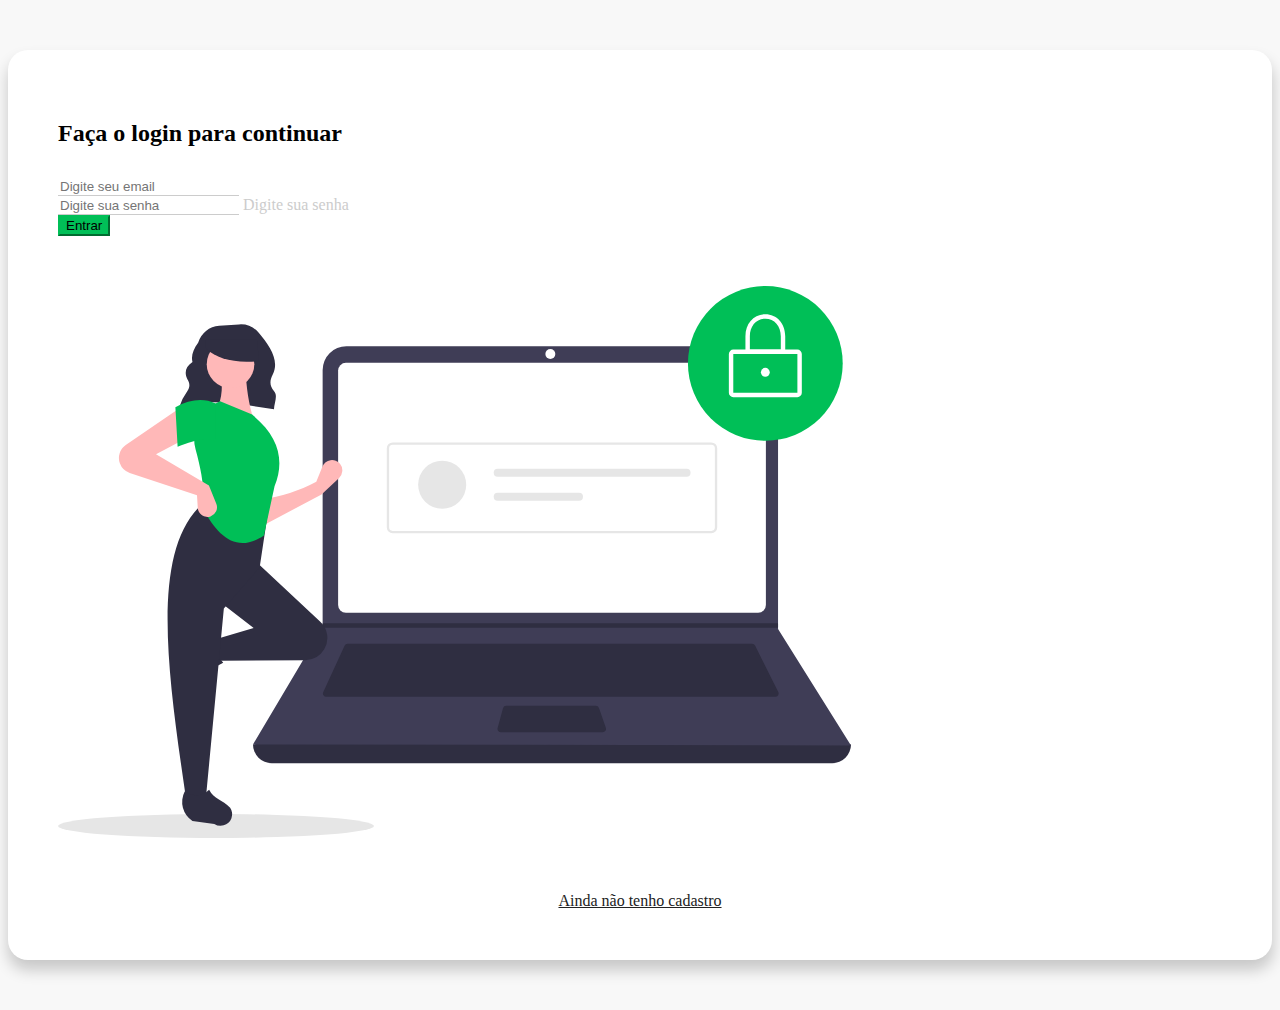
<file: 10_EX_Formularios/index.html>
<!DOCTYPE html>
<html lang="pt-br">
<head>
  <meta charset="UTF-8">
  <meta http-equiv="X-UA-Compatible" content="IE=edge">
  <meta name="viewport" content="width=device-width, initial-scale=1.0">

  <!-- Link (Bootstrap) -->
  <link href="https://cdn.jsdelivr.net/npm/bootstrap@5.3.1/dist/css/bootstrap.min.css" rel="stylesheet" integrity="sha384-4bw+/aepP/YC94hEpVNVgiZdgIC5+VKNBQNGCHeKRQN+PtmoHDEXuppvnDJzQIu9" crossorigin="anonymous">

  <!-- JavaScript Bundle with Popper -->
  <script src="https://cdn.jsdelivr.net/npm/bootstrap@5.3.1/dist/js/bootstrap.bundle.min.js" integrity="sha384-HwwvtgBNo3bZJJLYd8oVXjrBZt8cqVSpeBNS5n7C8IVInixGAoxmnlMuBnhbgrkm" crossorigin="anonymous" defer></script>

  <!-- Link CSS (Próprio) -->
  <link rel="stylesheet" href="css/styles.css">

  <title>Login</title>
</head>
<body>
  <div class="container col-11 col-md-9" id="form-container">
    <!-- Cria um container responsivo com largura personalizada em diferentes breakpoints -->
    <div class="row align-items-center gx-5">
      <!-- Cria uma linha com elementos alinhados verticalmente e espaçaento horizontal personalizado -->
      <div class="col-md-6 order-md-2">
        <!-- Cria uma coluna responsiva para dispositivos médios, altera a ordfem de exibição em dispositivos médios -->
        <h2>Faça o login para continuar</h2>

        <form>
          <!-- Cria um formulario -->
          <div class="form-floating mb-3">
            <!-- Cria um campo de formulario com estilo de flutuação e margem iferior -->
            <input type="email" class="form-control" id="email" name="email" placeholder="Digite seu email" >
            <!-- Cria um campo de entrada de email -->
          </div>
          <div class="form-floating mb-3">
            <input type="password" class="form-control" id="password" name="password" placeholder="Digite sua senha">
            <label for="password" class="form-label">Digite sua senha</label>
          </div>
          <input type="submit" class="btn btn-primary botao" value="Entrar">
          <!-- Cri aum botão de envio do formulario com estilo primario -->
        </form>
      </div>
      <div class="col-md-6 order-md-1">
        <div class="col-12">
          <!-- Cria uma coluna ocupando 12 colunas em todos os breakpoints -->
          <img src="img/login.svg" alt="Hello New Customer" class="img-fluid">
          <!-- Criauma imagem responsiva ocupando toda largura disponivel -->
        </div>
        <div class="col-12" id="link-container">
          <!-- Cria uma coluna ocupando 12 colunas em todos os breakpoints com ID "link-container" -->
          <a href="register.html">Ainda não tenho cadastro</a>
          <!-- Cri aum link para a pagina "register.html" -->
        </div>
      </div>
    </div>
  </div>
<!-- Digitar programa (Aqui) -->

</body>
</html>
</file>
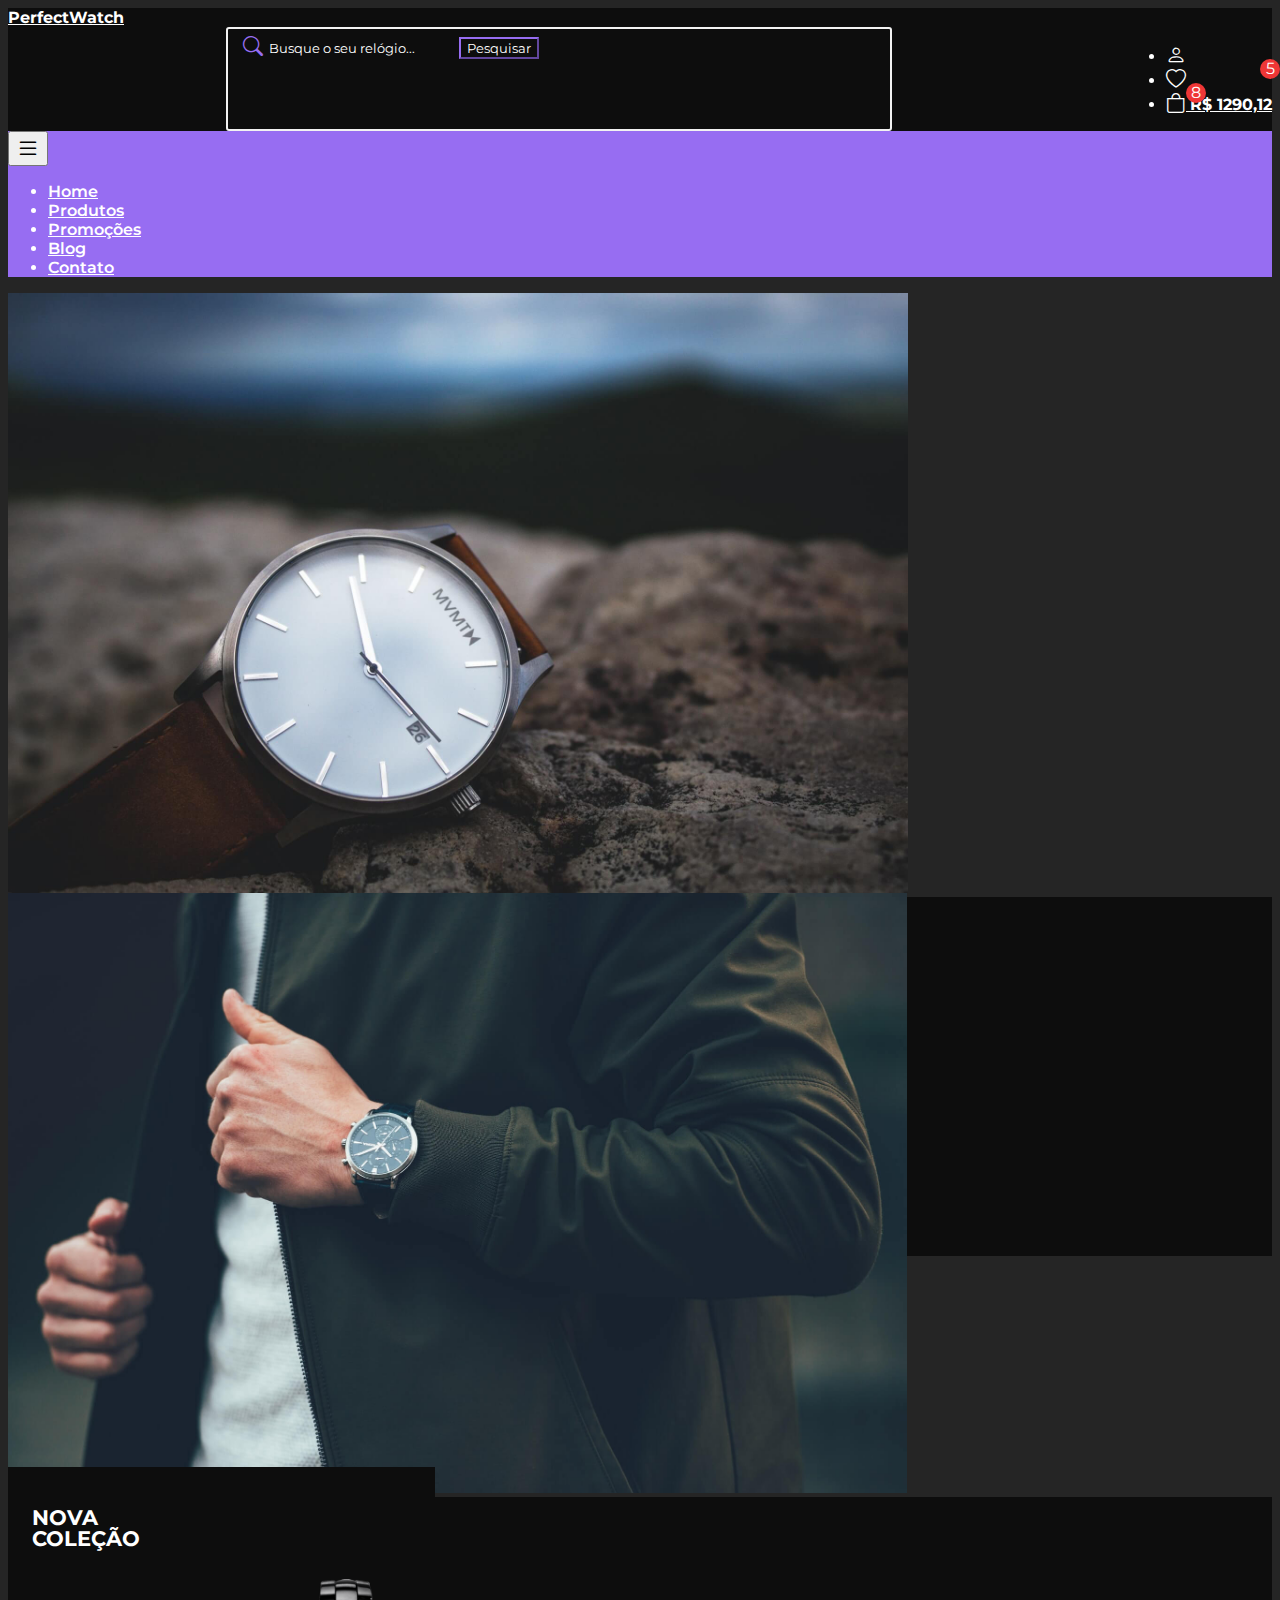
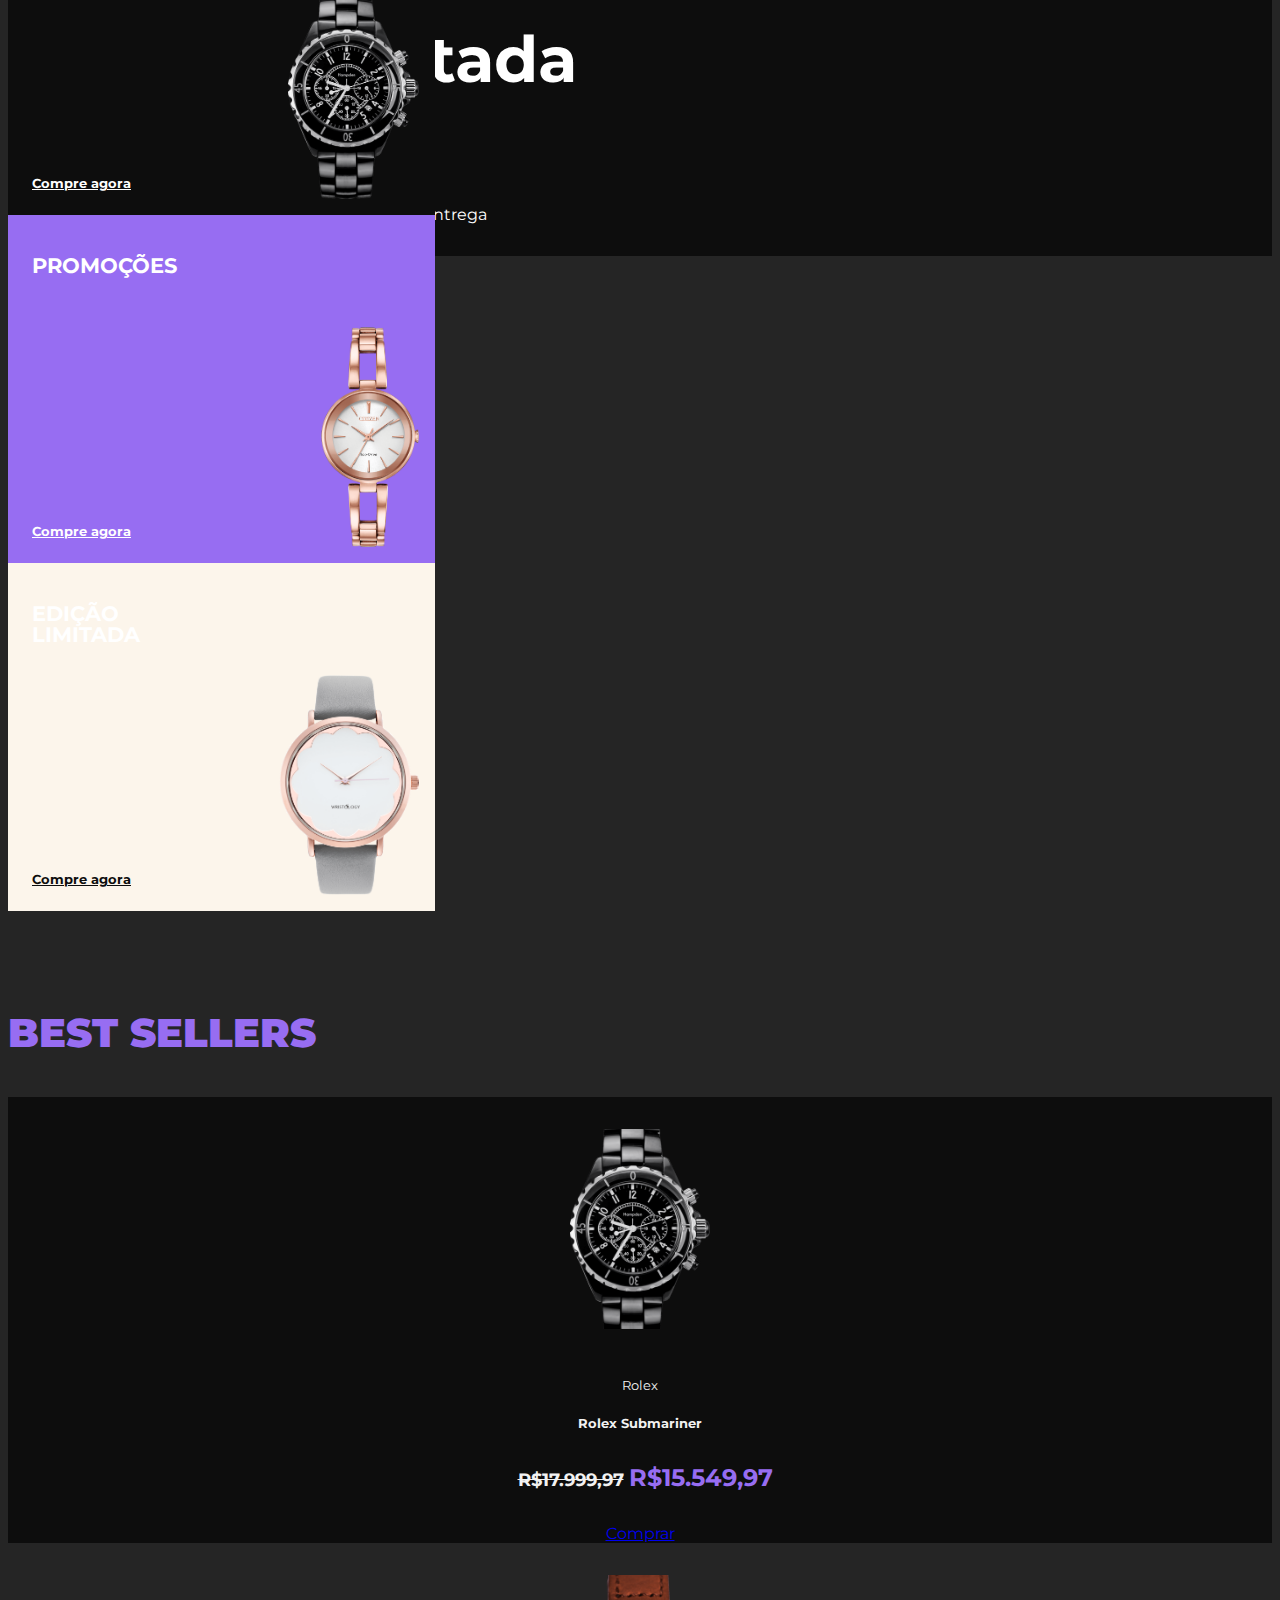
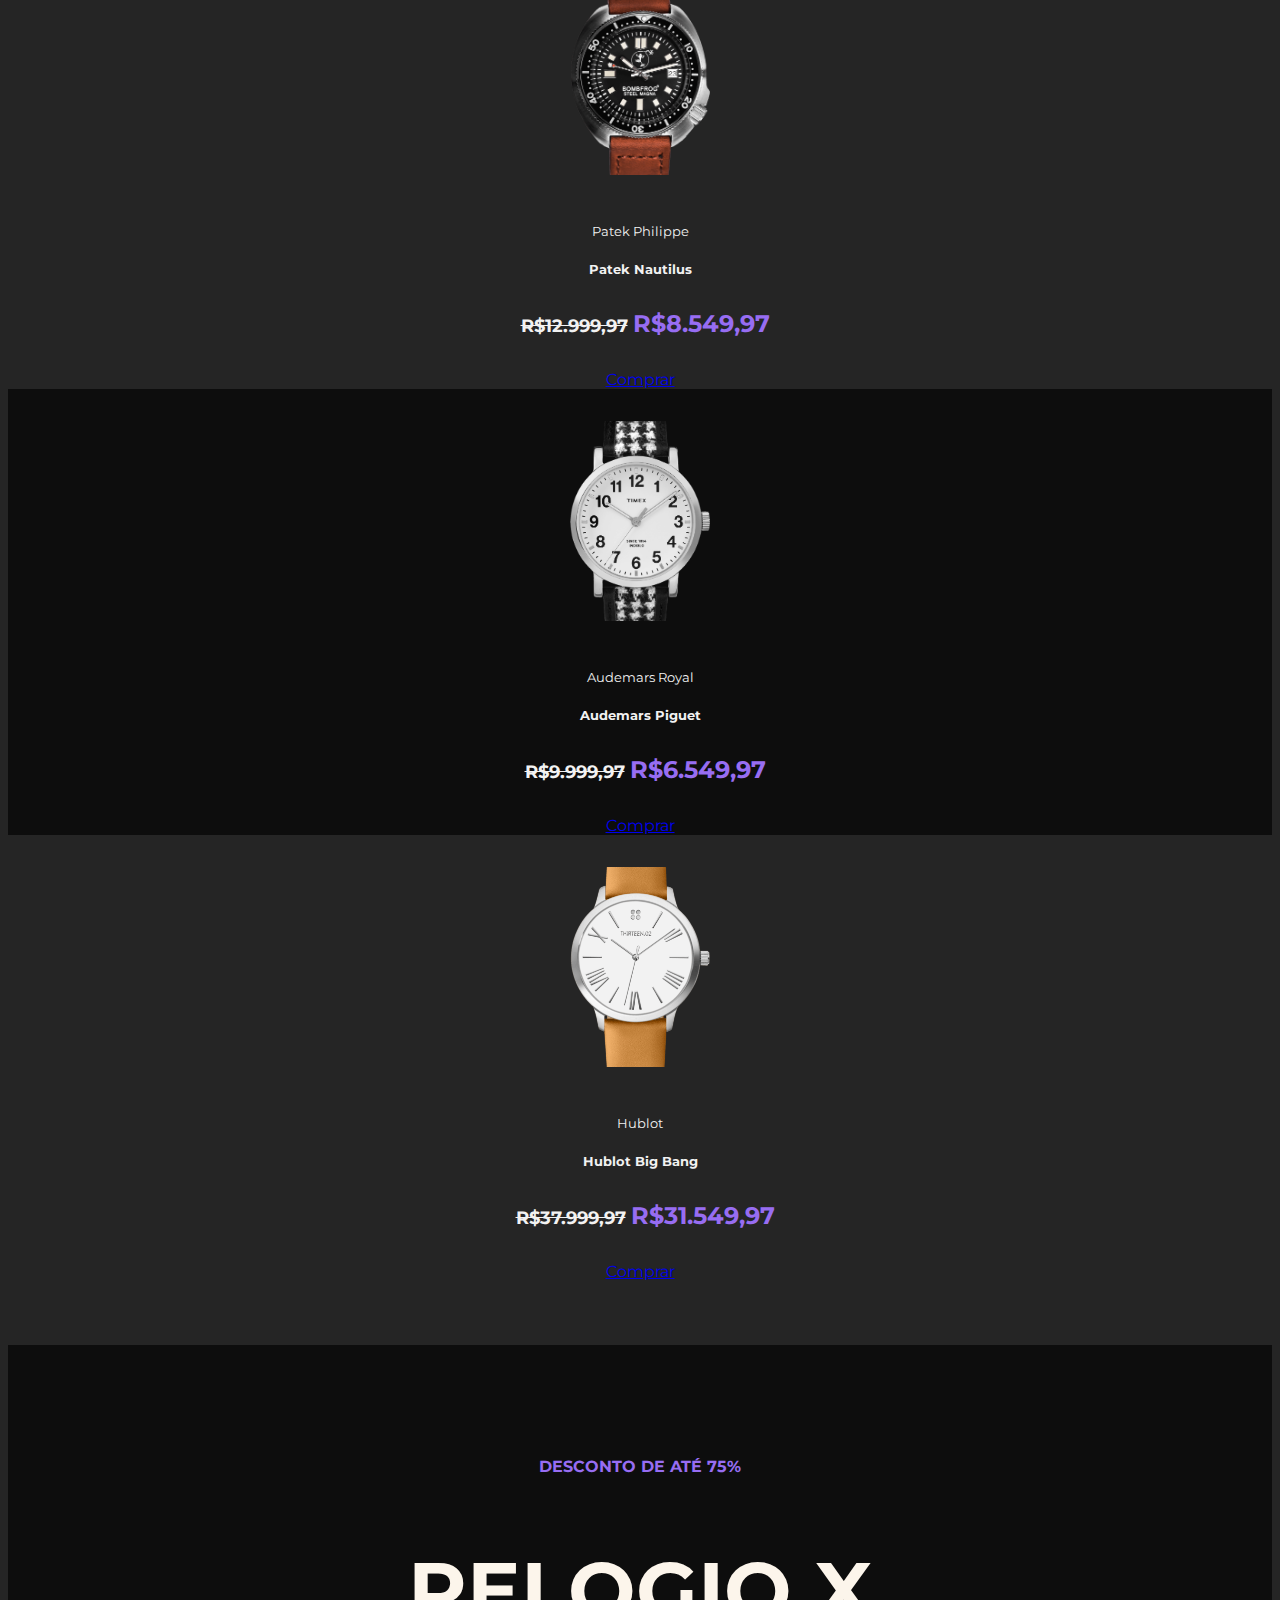
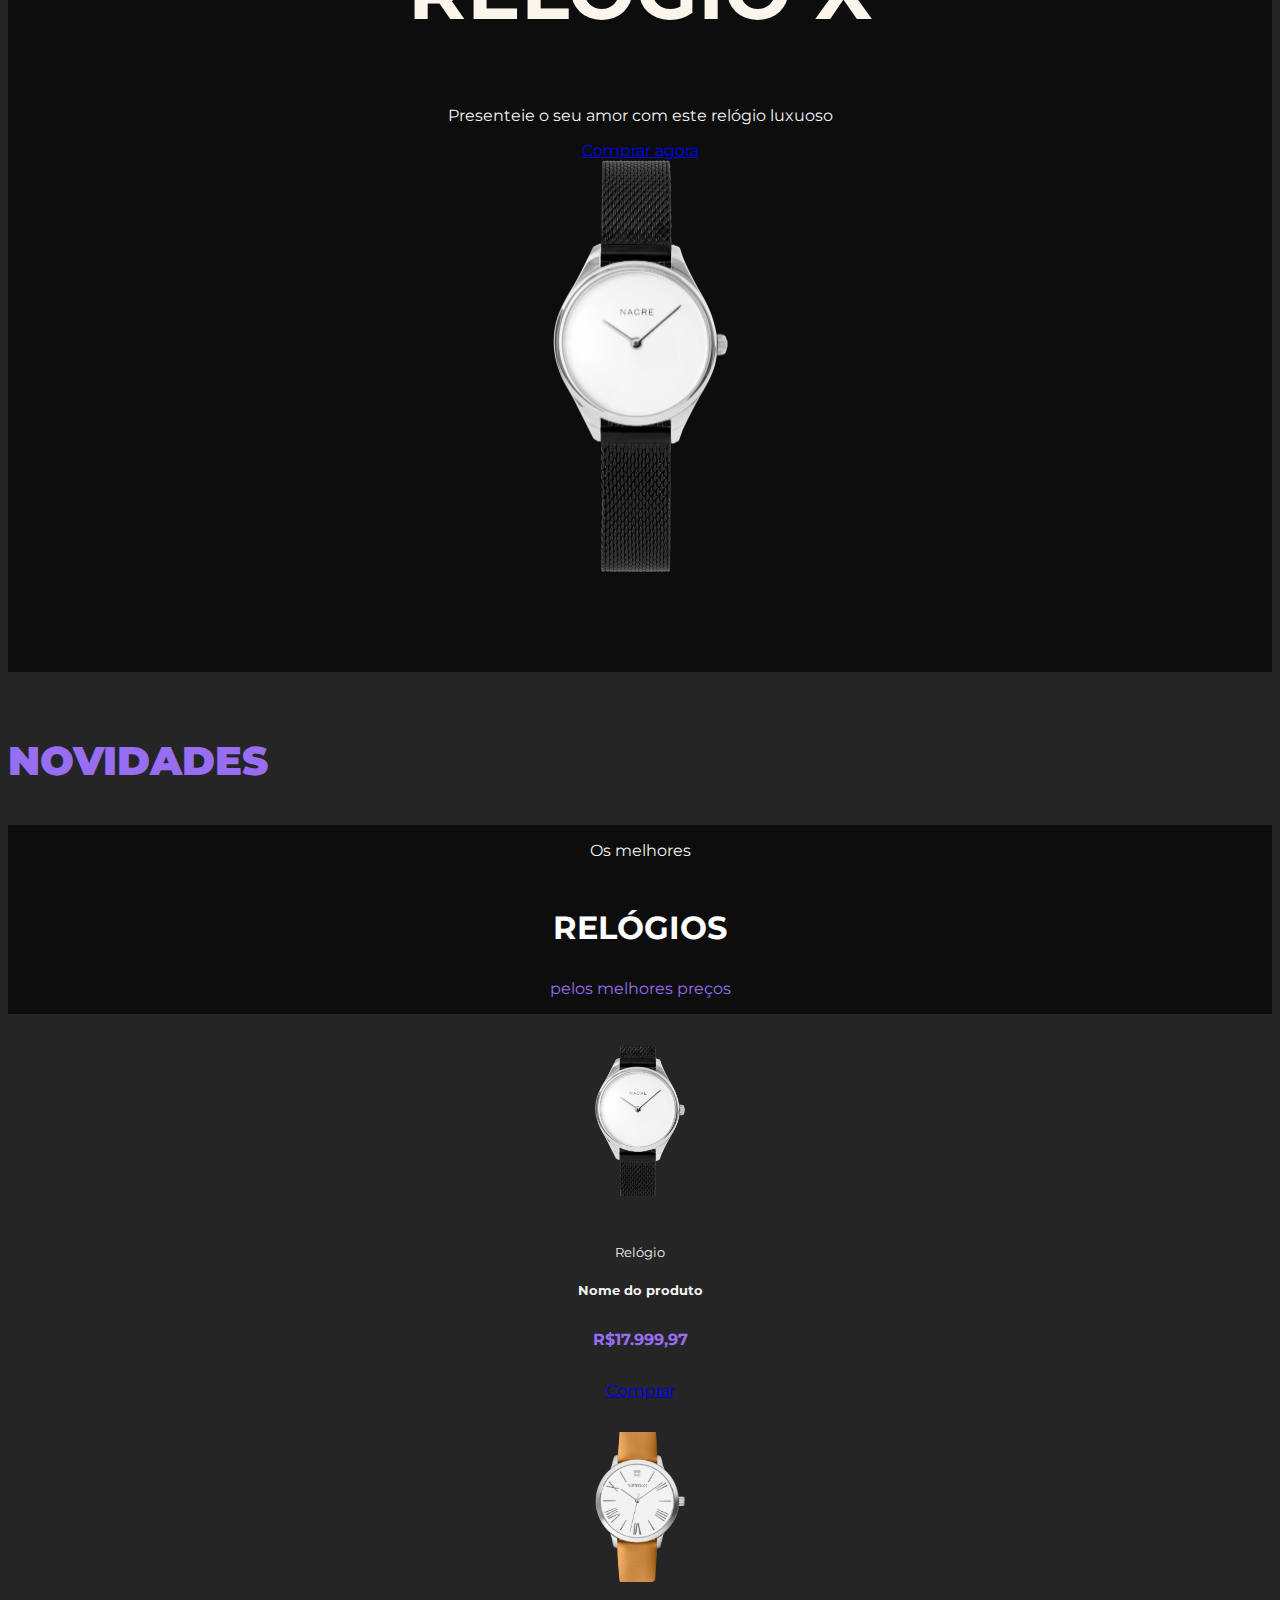
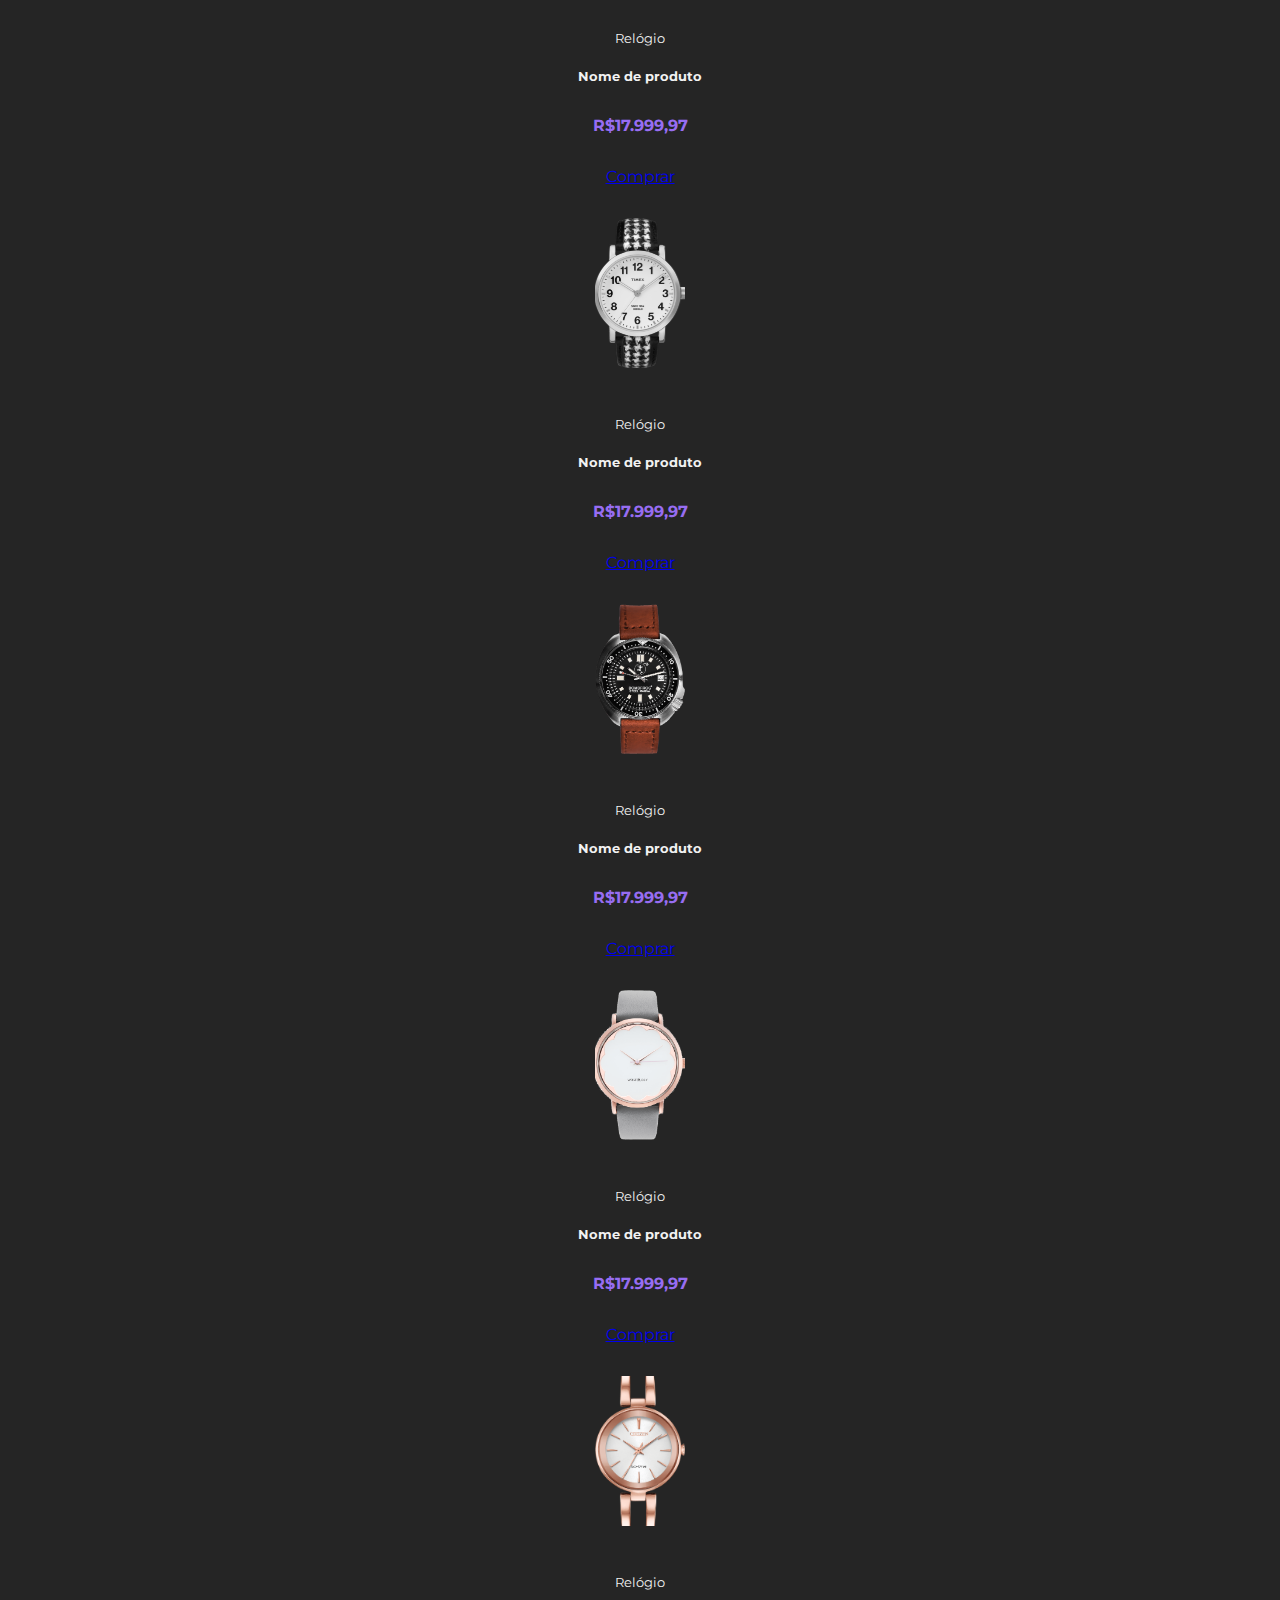
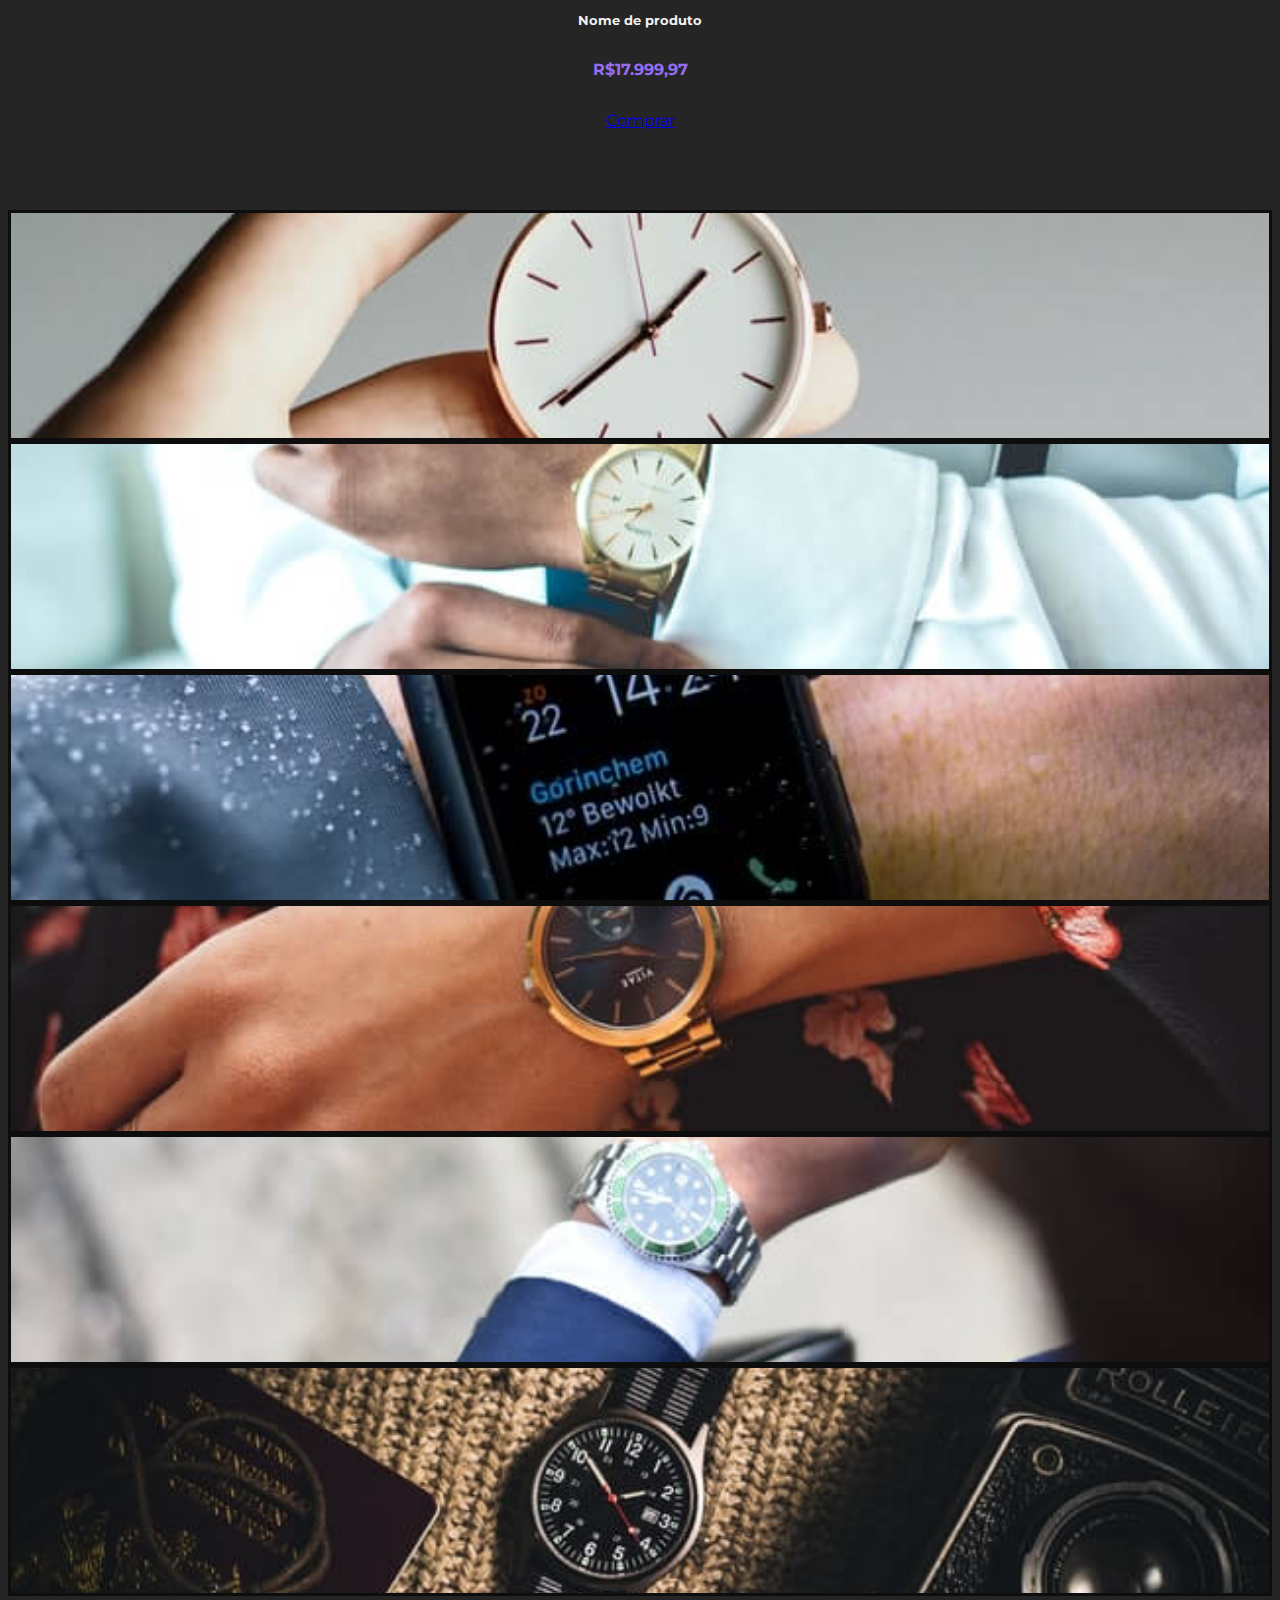
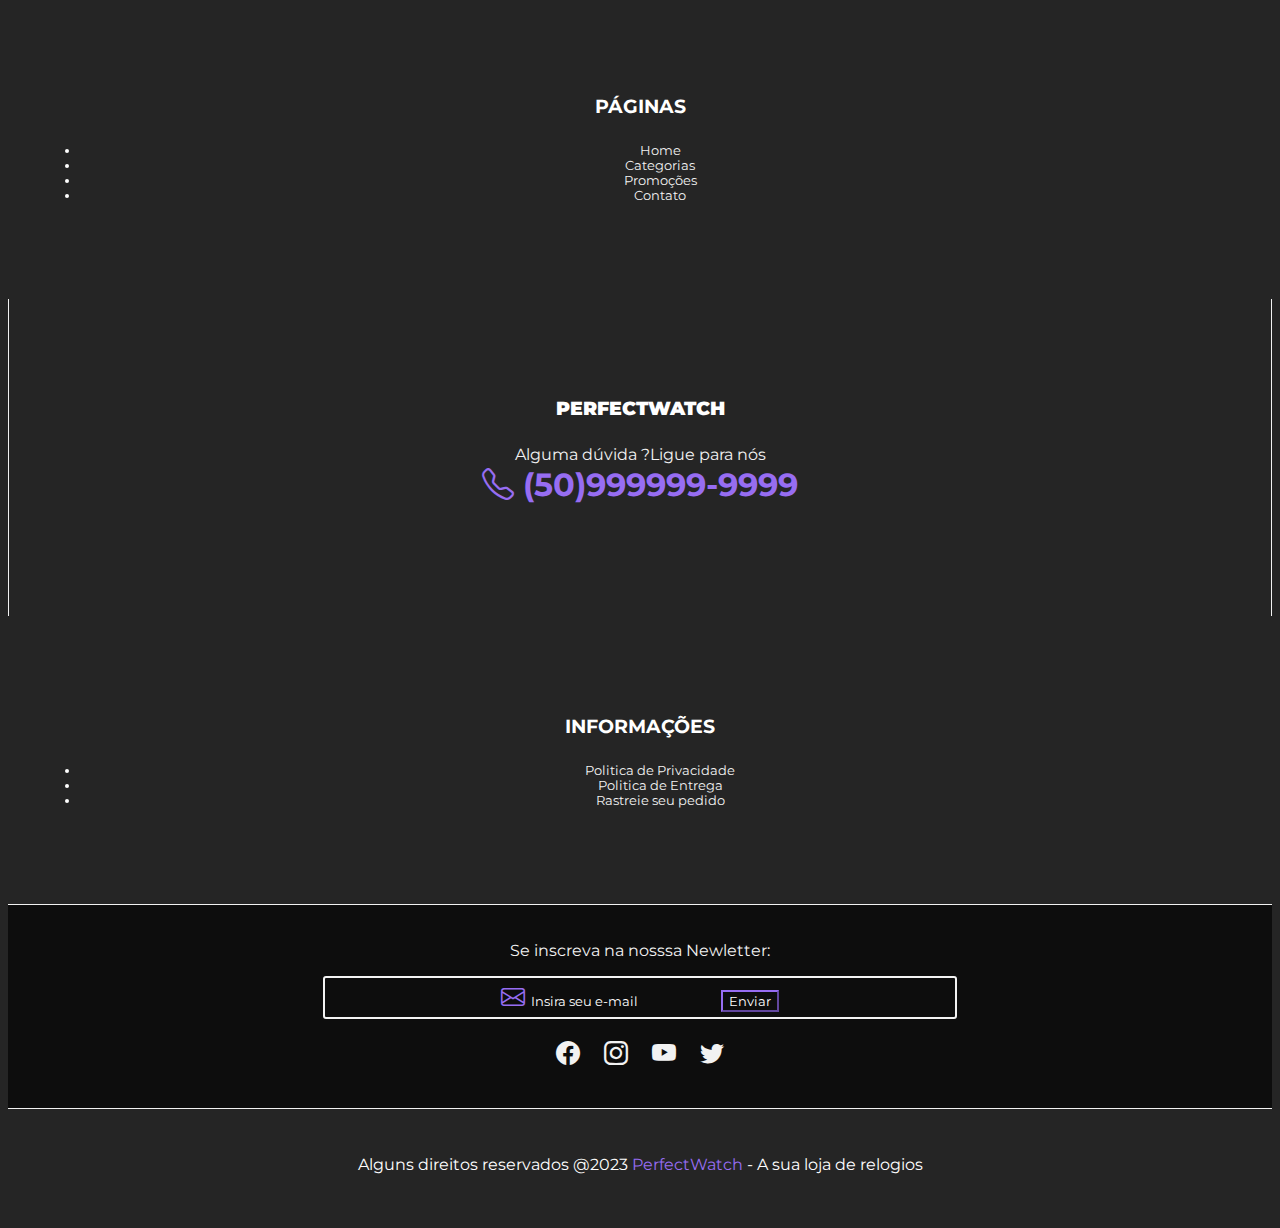
<file: 12_PerfectWatch/index.html>
<!DOCTYPE html>
<html lang="pt-br">
<head>
  <meta charset="UTF-8">
  <meta http-equiv="X-UA-Compatible" content="IE=edge">
  <meta name="viewport" content="width=device-width, initial-scale=1.0">
  <title>PerfectWatch</title>

  <!-- Favicon -->
  <link rel="shortcut icon" href="img/favicon.ico" type="image/x-icon">

  <!-- Google fonts -->
  <link rel="preconnect" href="https://fonts.googleapis.com">
  <link rel="preconnect" href="https://fonts.gstatic.com" crossorigin>
  <link href="https://fonts.googleapis.com/css2?family=Montserrat:ital,wght@0,100;0,200;0,300;0,400;0,500;0,600;0,700;0,800;0,900;1,100;1,200;1,300;1,400;1,500;1,600;1,700;1,800;1,900&display=swap" rel="stylesheet">

  <!-- Link (Bootstrap) -->
  <link href="https://cdn.jsdelivr.net/npm/bootstrap@5.3.1/dist/css/bootstrap.min.css" rel="stylesheet" integrity="sha384-4bw+/aepP/YC94hEpVNVgiZdgIC5+VKNBQNGCHeKRQN+PtmoHDEXuppvnDJzQIu9" crossorigin="anonymous">
  
  <!-- Link para (Bootstrap Icons) -->
  <link rel="stylesheet" href="https://cdn.jsdelivr.net/npm/bootstrap-icons@1.10.5/font/bootstrap-icons.css">

  <!-- Link CSS (Próprio) -->
  <link rel="stylesheet" href="css/styles.css">

  <!-- JavaScript Bundle with Popper -->
  <script src="https://cdn.jsdelivr.net/npm/bootstrap@5.3.1/dist/js/bootstrap.bundle.min.js" integrity="sha384-HwwvtgBNo3bZJJLYd8oVXjrBZt8cqVSpeBNS5n7C8IVInixGAoxmnlMuBnhbgrkm" crossorigin="anonymous" defer></script>
  
</head>
<body>
  <!-- NAVBAR -->
  <!-- Primeira Barra de Navegação -->
  <nav class="navbar navbar-expand-lg destaque py-4 px-2" id="navbar">
    <div class="container">
      <!-- Marca ou Logo -->
      <a class="navbar-brand" href="#">PerfectWatch</a>

      <!-- Itens da barra de navegação -->
      <div id="navbar-items">
        <div></div> <!-- Espaço vazio, usado para fazer a divisão do layout-->

        <!-- Formulário de Busca -->
        <form class="d-flex" id="search-form">
          <i class="bi bi-search primary-color"></i> <!-- Ícone de pesquisa -->
          <input class="form-control me-2" type="search" placeholder="Busque o seu relógio..." aria-label="Search">
          <button class="btn secondary-bg-color" type="submit" >Pesquisar</button>
        </form>

        <!-- Ícones da barra de navegação -->
        <ul class="navbar-nav mb-2 mb-lg-0">
          <li class="nav-item">
            <a class="nav-link" href="#">
              <i class="bi bi-person"></i> <!-- link para perfil do usuário -->
            </a>
          </li>
          <li class="nav-item">
            <a class="nav-link" href="#">
              <i class="bi bi-heart"></i> <!-- link para favoritos -->
            </a>
            <span class="qty-info">5</span> <!-- Quantidade de itens (ex: favoritos) -->
          </li>
          <li class="nav-item" id="bag-item">
            <a class="nav-link" href="#">
              <i class="bi bi-bag"></i> <!-- Link para carrinho -->
              <b>R$ 1290,12</b> <!-- Valor total do carrinho -->
            </a>
            <span class="qty-info">8</span> <!-- Quantidade de itens no carrinho -->
          </li>
        </ul>
      </div>
    </div>
  </nav>
 
  <!-- Barra de Navegação Inferior -->
  <nav class="navbar navbar-expand-lg secondary-bg-color p-2" id="bottom-navbar-container">
    <div class="container">
      <!-- Botão para mostrar/esconder o menu -->
      <button class="navbar-toggler" type="button" data-bs-toggle="collapse" data-bs-target="#bottom-navbar" aria-controls="bottom-navbar" aria-expanded="false" aria-label="Toggle navigation">
        <i class="bi bi-list"></i> <!-- Ícone de lista (para menu mobile) -->
      </button>

      <!-- Itens do menu de navegação inferior -->
      <ul class="navbar-nav mb-2 mb-lg-0 collapse navbar-collapse" id="bottom-navbar">
        <li class="nav-item sobre">
          <a class="nav-link" href="#">
            Home
          </a>
        </li>
        <li class="nav-item sobre">
          <a class="nav-link" href="#">
            Produtos
          </a>
        </li>
        <li class="nav-item sobre">
          <a class="nav-link" href="#">
            Promoções
          </a>
        </li>
        <li class="nav-item sobre">
          <a class="nav-link" href="#">
            Blog
          </a>
        </li>
        <li class="nav-item sobre">
          <a class="nav-link" href="#">
            Contato
          </a>
        </li>
      </ul>
    </div>
  </nav>

  
  <!-- _________________________________________________________________ -->

  <!-- Banner -->
  <div class="container" id="banners-container">
    <div id="slider" class="carousel slide" data-bs-ride="carousel">
      <div class="carousel-inner">

        <!-- Primeiro slide do carouseel -->
        <div class="carousel-item active">
          <img src="img/banner1.jpg" class="d-block w-100 img-fluid" alt="...">
          <div class="carousel-caption destaque">
            <h5>Relógio de luxo</h5>
            <p>Para você estar pronto em qualquer situação</p>
          </div>
        </div>

        <!-- Segundo slide do carousel -->
        <div class="carousel-item ">
          <img src="img/banner3.jpg" class="d-block w-100 img-fluid" alt="...">
          <div class="carousel-caption destaque">
            <h5>Linha importada</h5>
            <p>Conheça os melhores relógios suiços, com pronta entrega</p>
          </div>
        </div>
      </div>

      <!-- Botões de controle para navegar entre slide -->
      <button class="carousel-control-prev" type="button" data-bs-target="#slider" data-bs-slide="prev">
        <span class="carousel-control-prev-icon" aria-hidden="true"></span>
        <span class="visually-hidden">Previous</span>
      </button>
      <button class="carousel-control-next" type="button" data-bs-target="#slider" data-bs-slide="next">
        <span class="carousel-control-next-icon" aria-hidden="true"></span>
        <span class="visually-hidden">Next</span>
      </button>
    </div>

    <!-- Mini Banner -->
    <div class="container" id="mini-banners">

      <!-- Linha de mini banners -->
      <div class="row justify-content-around">

        <!-- Mini banner 1 -->
        <div class="col-12 dark-bg-color" id="mini-banner-1">
          <h2>Nova Coleção</h2>
          <img src="img/relogio1.png" alt="Relógio 1">
          <a href="#">Compre agora</a>
        </div>

        <!-- Mini banner 2 -->
        <div class="col-12 secondary-bg-color" id="mini-banner-2">
          <h2>Promoções</h2>
          <img src="img/relogio2.png" alt="Relógio 2">
          <a href="#">Compre agora</a>
        </div>

        <!-- Mini banner 3 -->
        <div class="col-12 light-bg-color" id="mini-banner-3">
          <h2 class="text-dark">Edição Limitada</h2>
          <a href="#">Compre agora</a>
          <img src="img/relogio3.png" alt="Relógio 1">
        </div>
      </div>
    </div>
  </div>

  <!-- _________________________________________________________________ -->
  <!-- Best Selers -->
   
   <div class="container" id="best-sellers">
    <!-- Titulo da seção -->

    <h2 class="title primary-color">Best Sellers</h2>

    <!-- Linha com os produtos best sellers -->
    <div class="row">

      <!-- Primeiro produto -->
      <div class="co-12 col-md-3">
        <div class="card destaque">
          <img src="img/relogio1.png" class="card-img-top img-fluid" alt="Relógio">
          <div class="card-body">

            <!-- Categoria do produto -->
            <p class="card-category secondary-color">Rolex</p>

            <!-- Titulo do produto -->
            <h5 class="card-title secondary-color">Rolex Submariner</h5>
            <p class="card-text primary-color">

              <!-- Preço original e preço com desconto do produto -->
              <span class="original-price">R$17.999,97</span>
              <span class="discount-price">R$15.549,97</span>
            </p>

            <!-- Botão de compra do produto -->
            <a href="#" class="btn btn-primary">Comprar</a>
          </div>
        </div>
      </div>

       <!-- Segundo produto -->
       <div class="co-12 col-md-3">
        <div class="card primary-bg-color">
          <img src="img/relogio4.png" class="card-img-top img-fluid" alt="Relógio">
          <div class="card-body">

            <!-- Categoria do produto -->
            <p class="card-category secondary-color">Patek Philippe</p>

            <!-- Titulo do produto -->
            <h5 class="card-title secondary-color">Patek Nautilus</h5>
            <p class="card-text primary-color">

              <!-- Preço original e preço com desconto do produto -->
              <span class="original-price">R$12.999,97</span>
              <span class="discount-price">R$8.549,97</span>
            </p>

            <!-- Botão de compra do produto -->
            <a href="#" class="btn btn-primary">Comprar</a>
          </div>
        </div>
      </div>

      <!-- Terceiro produto -->
      <div class="col-12 col-md-3">
        <div class="card destaque">
          <img src="img/relogio5.png" class="card-img-top img-fluid" alt="Relógio">
          <div class="card-body">

            <!-- Categoria do produto -->
            <p class="card-category secondary-color">Audemars Royal</p>

            <!-- Titulo do produto -->
            <h5 class="card-title secondary-color">Audemars Piguet</h5>
            <p class="card-text primary-color">

              <!-- Preço original e preço com desconto do produto -->
              <span class="original-price">R$9.999,97</span>
              <span class="discount-price">R$6.549,97</span>
            </p>

            <!-- Botão de compra do produto -->
            <a href="#" class="btn btn-primary">Comprar</a>
          </div>
        </div>
      </div>

       <!-- Quarto produto -->
       <div class="col-12 col-md-3">
        <div class="card primary-bg-color">
          <img src="img/relogio6.png" class="card-img-top img-fluid" alt="Relógio">
          <div class="card-body">

            <!-- Categoria do produto -->
            <p class="card-category secondary-color">Hublot</p>

            <!-- Título do produto -->
            <h5 class="card-title secondary-color">Hublot Big Bang</h5>
            <p class="card-text primary-color">

              <!-- Preço original e preço com desconto do produto -->
              <span class="original-price">R$37.999,97</span>
              <span class="discount-price">R$31.549,97</span>
            </p>

            <!-- Botão de compra do produto -->
            <a href="#" class="btn btn-primary">Comprar</a>
          </div>
        </div>
      </div>
    </div>
   </div>

   <!-- ________________________________________________________________ -->
   <!-- Banner Destaque -->

   <div class="container-fluid" id="bottom-banner">
    <div class="row">

      <!-- Coluna para texto -->
      <div class="co-12 col-md-8">

        <!-- Subtitulo da oferta -->
        <p class="primary-color offer-subtitle">Desconto de até 75%</p>

        <!-- Titulo do banner -->
        <h2 class="light-color">Relogio X</h2>

        <!-- Descrição do banner -->
        <p class="secondary-color">Presenteie o seu amor com este relógio luxuoso</p>

        <!-- Botão de ação -->
        <a href="#" class="btn btn-primary">Comprar agora</a>
      </div>

      <!-- Coluna para imagem -->
      <div class="col-12 col-md-4">
        <img src="img/relogio7.png" alt="Relogio 7">
      </div>
    </div>
   </div>

   <!--__________________________________________________________________-->
   <!-- Novidades (New Products) -->

   <div class="container" id="new-products">

    <!-- Título da seção -->
    <h2 class="title primary-color">Novidades</h2>

    <!-- Linha com conteúdo da seção -->
    <div class="row">

      <!-- Coluna para o banner Novidades (apenas em telas maiores) -->
      <div class="col-12 col-md-3 d-done d-md-flex" id="new-products-banner">

        <!-- Subtítulo de banner -->
        <p class="secondary-color">Os melhores</p>

        <!-- Título do banner -->
        <h3>Relógios</h3>

        <!-- Descrição do banner -->
        <p class="primary-color">pelos melhores preços</p>
      </div>
        <!-- Coluna principal para os produtos -->
        <div class="col-12 col-md-9">
          <!-- Linha para os cards de produtos -->
          <div class="row">
            <!-- Primeiro produto -->
            <div class="col-12 col-md-4">
            <div class="card primary-bg-color">
              <!-- Imagem do produto -->
              <img src="img/relogio7.png" class="card-img-top img-fluid" alt="Relógio">
              <div class="card-body">
                <!-- Categoria do produto -->
                <p class="card-category secondary-color">Relógio</p>
                <!-- Titulo do produto -->
                <h5 class="card-title secondary-color">Nome do produto</h5>
                <!-- Preço do produto -->
                <p class="card-text primary-color">R$17.999,97</p>
                <!-- Botão de compra -->
                <a href="#" class="btn btn-primary">Comprar</a>
              </div>
            </div>
          </div>
            <!-- Segundo produto -->
            <div class="col-12 col-md-4">
              <div class="card primary-bg-color">
                <img src="img/relogio6.png" class="card-img-top img-fluid" alt="Relógio">
                <div class="card-body">
                  <p class="card-category secondary-color">Relógio</p>
                  <h5 class="card-title secondary-color">Nome de produto</h5>
                  <p class="card-text primary-color">R$17.999,97</p>
                  <a href="#" class="btn btn-primary">Comprar</a>
                </div>
              </div>
            </div>
            <!-- Terceiro produto -->
            <div class="col-12 col-md-4">
              <div class="card primary-bg-color">
                <img src="img/relogio5.png" class="card-img-top img-fluid" alt="Relógio">
                <div class="card-body">
                  <p class="card-category secondary-color">Relógio</p>
                  <h5 class="card-title secondary-color">Nome de produto</h5>
                  <p class="card-text primary-color">R$17.999,97</p>
                  <a href="#" class="btn btn-primary">Comprar</a>
                </div>
              </div>
            </div>
            <!-- Quarto produto -->
            <div class="col-12 col-md-4">
              <div class="card primary-bg-color">
                <img src="img/relogio4.png" class="card-img-top img-fluid" alt="Relógio">
                <div class="card-body">
                  <p class="card-category secondary-color">Relógio</p>
                  <h5 class="card-title secondary-color">Nome de produto</h5>
                  <p class="card-text primary-color">R$17.999,97</p>
                  <a href="#" class="btn btn-primary">Comprar</a>
                </div>
              </div>
            </div>
            <!-- Quinto produto -->
            <div class="col-12 col-md-4">
              <div class="card primary-bg-color">
                <img src="img/relogio3.png" class="card-img-top img-fluid" alt="Relógio">
                <div class="card-body">
                  <p class="card-category secondary-color">Relógio</p>
                  <h5 class="card-title secondary-color">Nome de produto</h5>
                  <p class="card-text primary-color">R$17.999,97</p>
                  <a href="#" class="btn btn-primary">Comprar</a>
                </div>
              </div>
            </div>
            <!-- Sexto produto -->
            <div class="col-12 col-md-4">
              <div class="card primary-bg-color">
                <img src="img/relogio2.png" class="card-img-top img-fluid" alt="Relógio">
                <div class="card-body">
                  <p class="card-category secondary-color">Relógio</p>
                  <h5 class="card-title secondary-color">Nome de produto</h5>
                  <p class="card-text primary-color">R$17.999,97</p>
                  <a href="#" class="btn btn-primary">Comprar</a>
                </div>
              </div>
            </div>
          </div>
        </div>
      </div>
    </div>
   </div>

   <!-- ________________________________________________________________ -->
   <!-- Gallery -->

   <div class="container-fluid" id="gallery">
    <div class="row">

      <!-- Colunas para as imagens da galeria -->
      <div class="col-6 col-md-2 image-container" id="insta1" ></div>
      <div class="col-6 col-md-2 image-container" id="insta2" ></div>
      <div class="col-6 col-md-2 image-container" id="insta3" ></div>
      <div class="col-6 col-md-2 image-container" id="insta4" ></div>
      <div class="col-6 col-md-2 image-container" id="insta5" ></div>
      <div class="col-6 col-md-2 image-container" id="insta6" ></div>
    </div>
   </div>

   <!-- Footer -->
   <footer id="footer">
    <div class="container-fluid" id="footer-links-container">
      <div class="row">

        <!-- Colunas para link de paginas -->
        <div class="col-12 col-md-4 footer-column">
          <h3>Páginas</h3>

          <!-- Lista de link de pagina -->
          <ul class="list-unstyled">
            <li class="mb-2"><a href="#" class="secondary-color">Home</a></li>
            <li class="mb-2"><a href="#" class="secondary-color">Categorias</a></li>
            <li class="mb-2"><a href="#" class="secondary-color">Promoções</a></li>
            <li class="mb-2"><a href="#" class="secondary-color">Contato</a></li>
          </ul>
        </div>
        <div class="col-12 col-md-4 footer-column" id="footer-center">
          <h3>PerfectWatch</h3>
          <p class="secondary-color">Alguma dúvida ?Ligue para nós</p>
          <p class="store-phone"><i class="bi bi-telephone"></i> (50)999999-9999</p>
        </div>
        <div class="col-12 col-md-4 footer-column">
          <h3>Informações</h3>
          <ul class="list-unstyled">
            <li class="mb-2"><a href="#" class="secondary-color">Politica de Privacidade</a></li>
            <li class="mb-2"><a href="#" class="secondary-color">Politica de Entrega</a></li>
            <li class="mb-2"><a href="#" class="secondary-color">Rastreie seu pedido</a></li>
          </ul>
        </div>
      </div>
    </div>

    <!-- Seção para a newletter -->
    <div class="container-fluid" id="newsletter-container">
      <div class="col-12">
        <div class="row">
          <p class="secondary-color">Se inscreva na nosssa Newletter:</p>

          <!-- Formulário para inscrição na newsletter -->
          <form class="d-flex" id="news-form">
            <i class="bi bi-envelope primary-color"></i>
            <input class="form-control me-2" placeholder="Insira seu e-mail">
            <button class="btn secondary-bg-color" type="submit">Enviar</button>
          </form>
        </div>
      </div>

      <!-- Ícones de redes sociais -->
      <div class="col-12" id="social-container">
        <i class="bi bi-facebook"></i>
        <i class="bi bi-instagram"></i>
        <i class="bi bi-youtube"></i>
        <i class="bi bi-twitter"></i>
      </div>
    </div>

    <!-- Texto de direitos autorais -->
    <div class="container" id="copy-container">
      <p>Alguns direitos reservados @2023 <span class="primary-color">PerfectWatch</span> - A sua loja de relogios</p>
    </div>
   </footer>
</body>
</html>

</body>
</html>
</file>
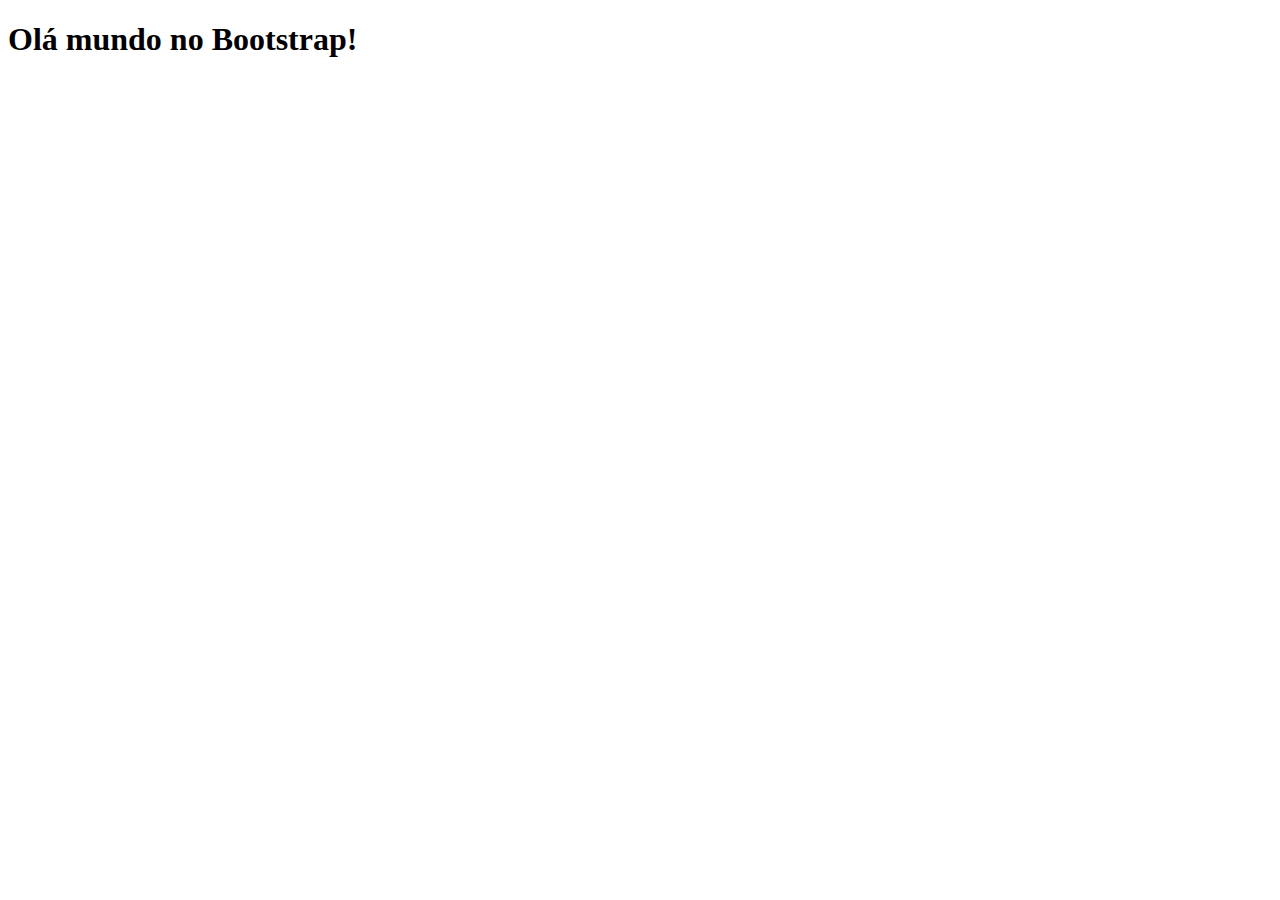
<file: 1_instalação_CDN/index.html>
<!DOCTYPE html>
<html lang="pt-br">
<head>
    <meta charset="UTF-8">
    <meta name="viewport" content="width=device-width, initial-scale=1.0">
    <title>Bootstrap por CDN</title>

    <!-- link para bootstrap via CDN -->
    <link href="https://cdn.jsdelivr.net/npm/bootstrap@5.3.1/dist/css/bootstrap.min.css" rel="stylesheet" integrity="sha384-4bw+/aepP/YC94hEpVNVgiZdgIC5+VKNBQNGCHeKRQN+PtmoHDEXuppvnDJzQIu9" crossorigin="anonymous">

</head>
<body>
    <h1>Olá mundo no Bootstrap!</h1>
</body>
</html>
</file>
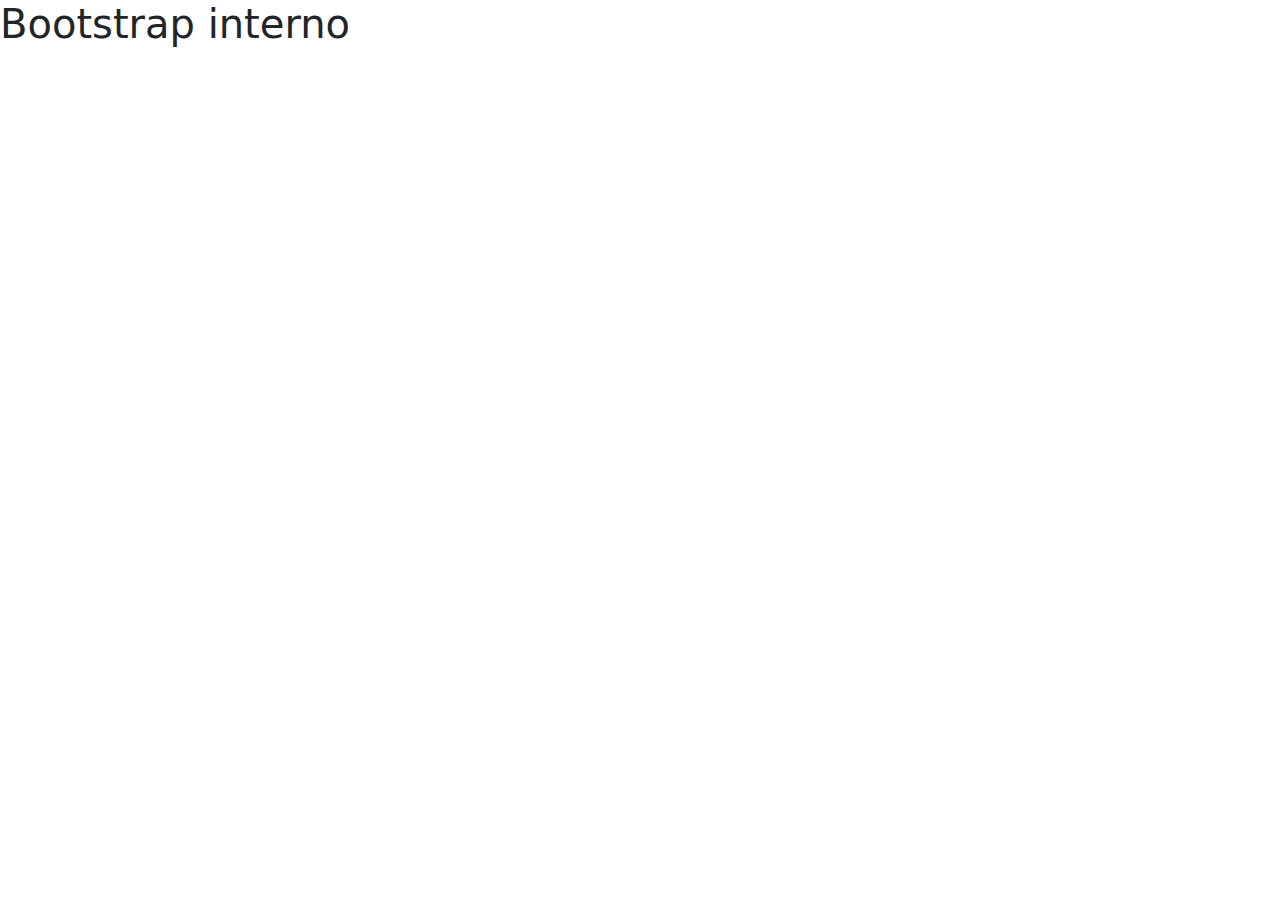
<file: 2_instalação_interna/index.html>
<!DOCTYPE html>
<html lang="pt-br">
<head>
    <meta charset="UTF-8">
    <meta name="viewport" content="width=device-width, initial-scale=1.0">
    <title>Exemplo instalação interna</title>

    <!-- Link para bootstrap interno -->
    <link rel="stylesheet" href="css/bootstrap.css">

    <!-- Link para JS do bootstrap interno -->
    <script src="js/bootstrap.js"></script>

</head>
<body>
    <h1>Bootstrap interno</h1>
</body>
</html>
</file>
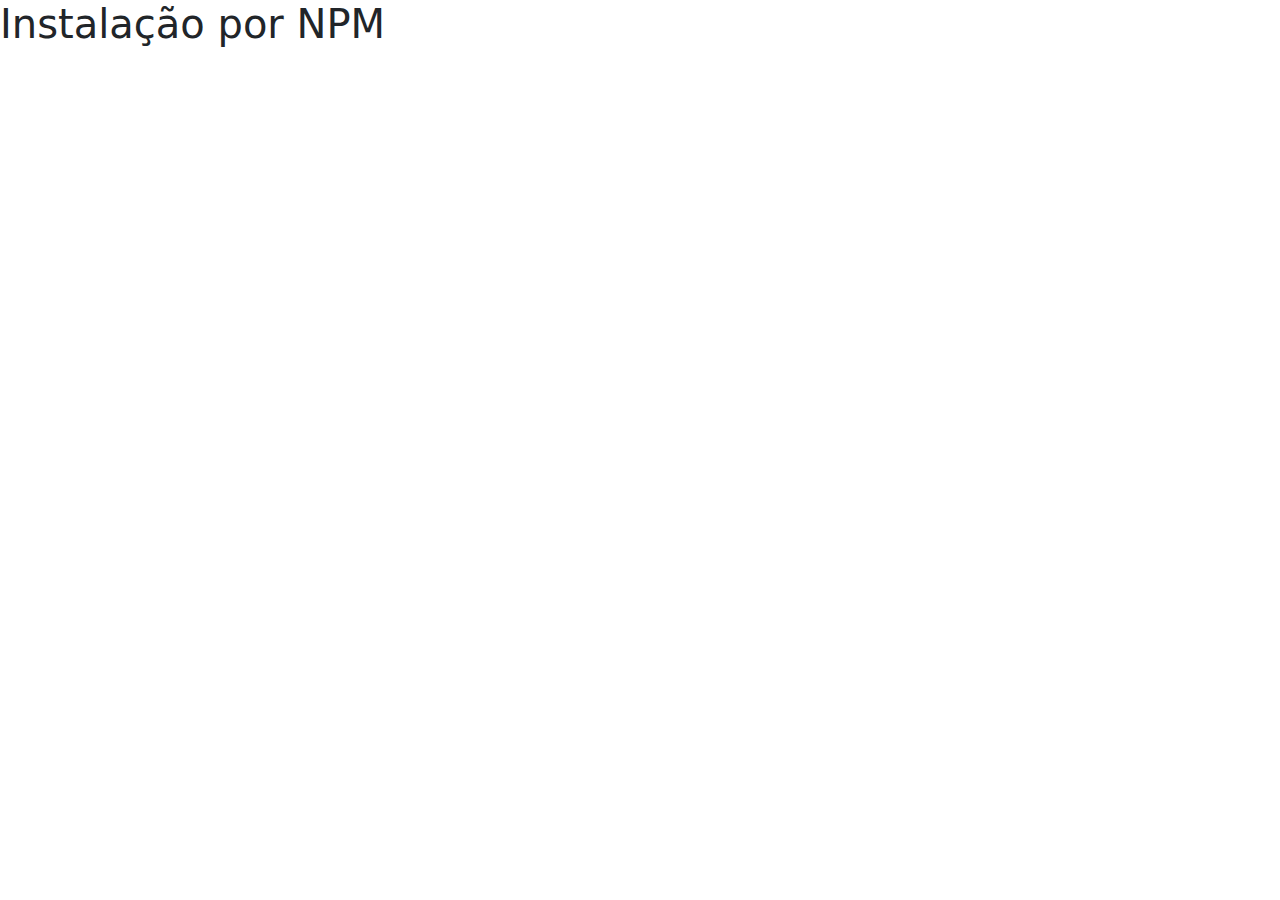
<file: 3_instalação_NPM/index.html>
<!DOCTYPE html>
<html lang="pt-br">
<head>
    <meta charset="UTF-8">
    <meta name="viewport" content="width=device-width, initial-scale=1.0">
    <title>Instalação por NPM</title>

    <link rel="stylesheet" href="node_modules/bootstrap/dist/css/bootstrap.css">

</head>

<body>
    <h1>Instalação por NPM</h1>
</body>
</html>
</file>
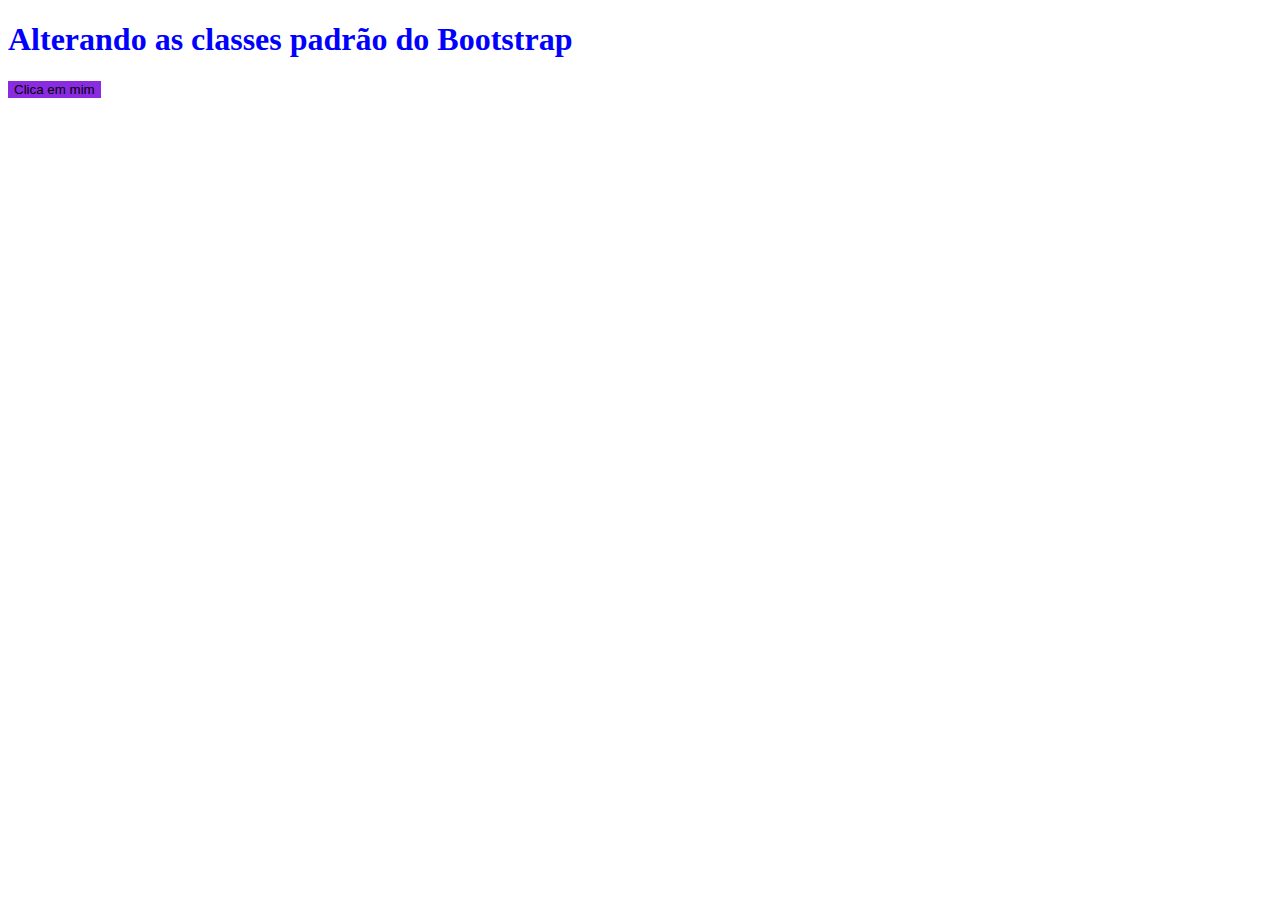
<file: 4_EX_alterando_classes/index.html>
<!DOCTYPE html>
<html lang="pt-br">
<head>
    <meta charset="UTF-8">
    <meta name="viewport" content="width=device-width, initial-scale=1.0">
    <title>Alterando as classes bootstrap</title>

    <!-- Link para o Bootstrap -->
    <link href="https://cdn.jsdelivr.net/npm/bootstrap@5.3.1/dist/css/bootstrap.min.css" rel="stylesheet" integrity="sha384-4bw+/aepP/YC94hEpVNVgiZdgIC5+VKNBQNGCHeKRQN+PtmoHDEXuppvnDJzQIu9" crossorigin="anonymous">
    <script src="https://cdn.jsdelivr.net/npm/bootstrap@5.3.1/dist/js/bootstrap.bundle.min.js" integrity="sha384-HwwvtgBNo3bZJJLYd8oVXjrBZt8cqVSpeBNS5n7C8IVInixGAoxmnlMuBnhbgrkm" crossorigin="anonymous"></script>

    <!-- Link para o nosso CSS-->
    <link rel="stylesheet" href="style.css">

</head>
<body>

    <h1>Alterando as classes padrão do Bootstrap</h1>
    <button class="btn btn-primary">Clica em mim</button>
    
</body>
</html>
</file>
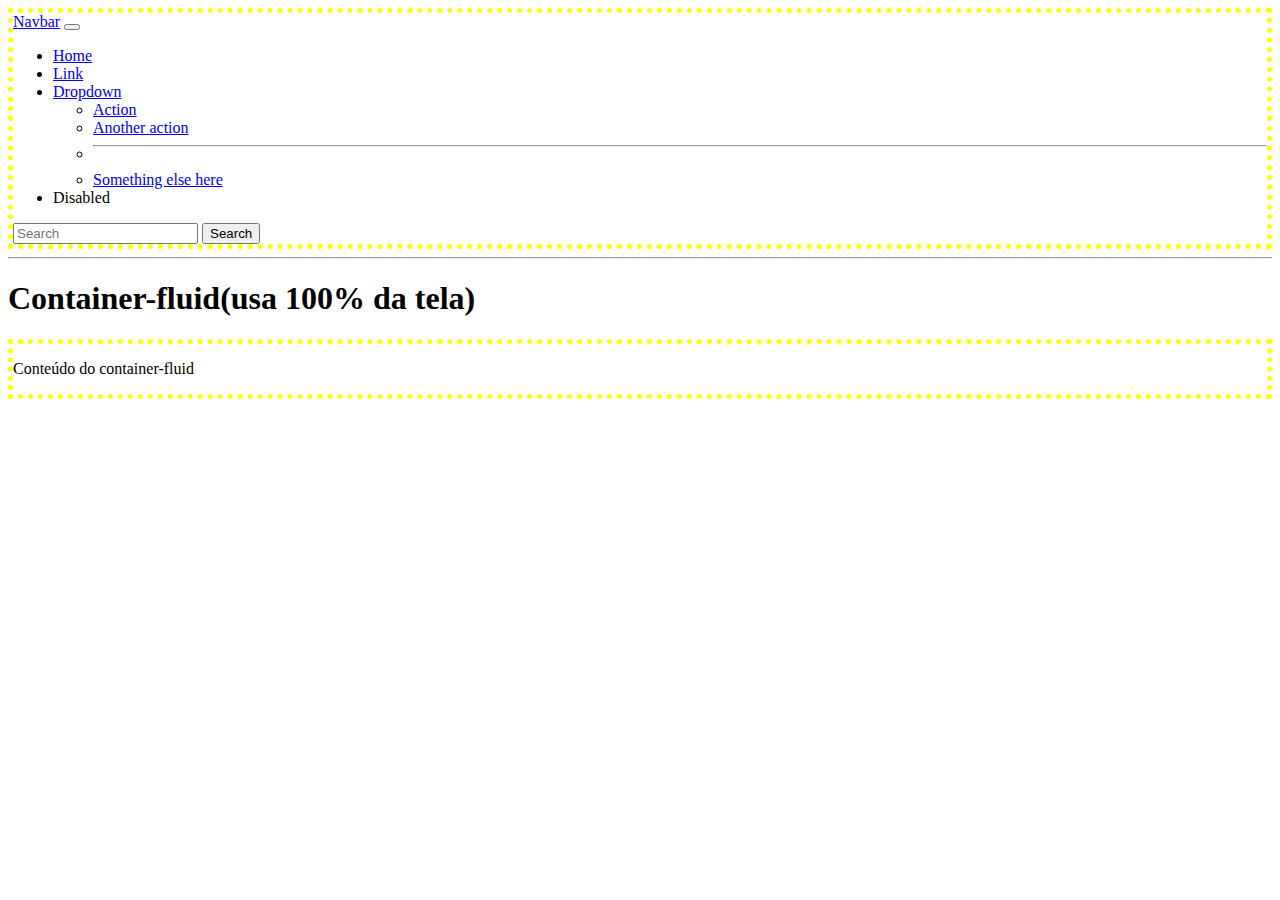
<file: 5_EX_containers/index.html>
<!DOCTYPE html>
<html lang="pt-br">
<head>
    <meta charset="UTF-8">
    <meta name="viewport" content="width=device-width, initial-scale=1.0">
    <title>Containers</title>

    <!-- Link para o bootstrap -->
    <link href="https://cdn.jsdelivr.net/npm/bootstrap@5.3.1/dist/css/bootstrap.min.css" rel="stylesheet" integrity="sha384-4bw+/aepP/YC94hEpVNVgiZdgIC5+VKNBQNGCHeKRQN+PtmoHDEXuppvnDJzQIu9" crossorigin="anonymous">
    <script src="https://cdn.jsdelivr.net/npm/bootstrap@5.3.1/dist/js/bootstrap.bundle.min.js" integrity="sha384-HwwvtgBNo3bZJJLYd8oVXjrBZt8cqVSpeBNS5n7C8IVInixGAoxmnlMuBnhbgrkm" crossorigin="anonymous"></script>

    <!-- Link para nosso CSS -->
    <link rel="stylesheet" href="style.css">

</head>
<body>
    
    <nav class="navbar navbar-expand-lg bg-body-tertiary">
        <div class="container-fluid">
          <a class="navbar-brand" href="#">Navbar</a>
          <button class="navbar-toggler" type="button" data-bs-toggle="collapse" data-bs-target="#navbarSupportedContent" aria-controls="navbarSupportedContent" aria-expanded="false" aria-label="Toggle navigation">
            <span class="navbar-toggler-icon"></span>
          </button>
          <div class="collapse navbar-collapse" id="navbarSupportedContent">
            <ul class="navbar-nav me-auto mb-2 mb-lg-0">
              <li class="nav-item">
                <a class="nav-link active" aria-current="page" href="#">Home</a>
              </li>
              <li class="nav-item">
                <a class="nav-link" href="#">Link</a>
              </li>
              <li class="nav-item dropdown">
                <a class="nav-link dropdown-toggle" href="#" role="button" data-bs-toggle="dropdown" aria-expanded="false">
                  Dropdown
                </a>
                <ul class="dropdown-menu">
                  <li><a class="dropdown-item" href="#">Action</a></li>
                  <li><a class="dropdown-item" href="#">Another action</a></li>
                  <li><hr class="dropdown-divider"></li>
                  <li><a class="dropdown-item" href="#">Something else here</a></li>
                </ul>
              </li>
              <li class="nav-item">
                <a class="nav-link disabled" aria-disabled="true">Disabled</a>
              </li>
            </ul>
            <form class="d-flex" role="search">
              <input class="form-control me-2" type="search" placeholder="Search" aria-label="Search">
              <button class="btn btn-outline-success" type="submit">Search</button>
            </form>
          </div>
        </div>
      </nav>

      <!--______________________________________________________________________-->

      <hr>
      <h1>Container-fluid(usa 100% da tela)</h1>
      <div class="container-fluid">
        <p>Conteúdo do container-fluid</p>
      </div>

</body>
</html>
</file>
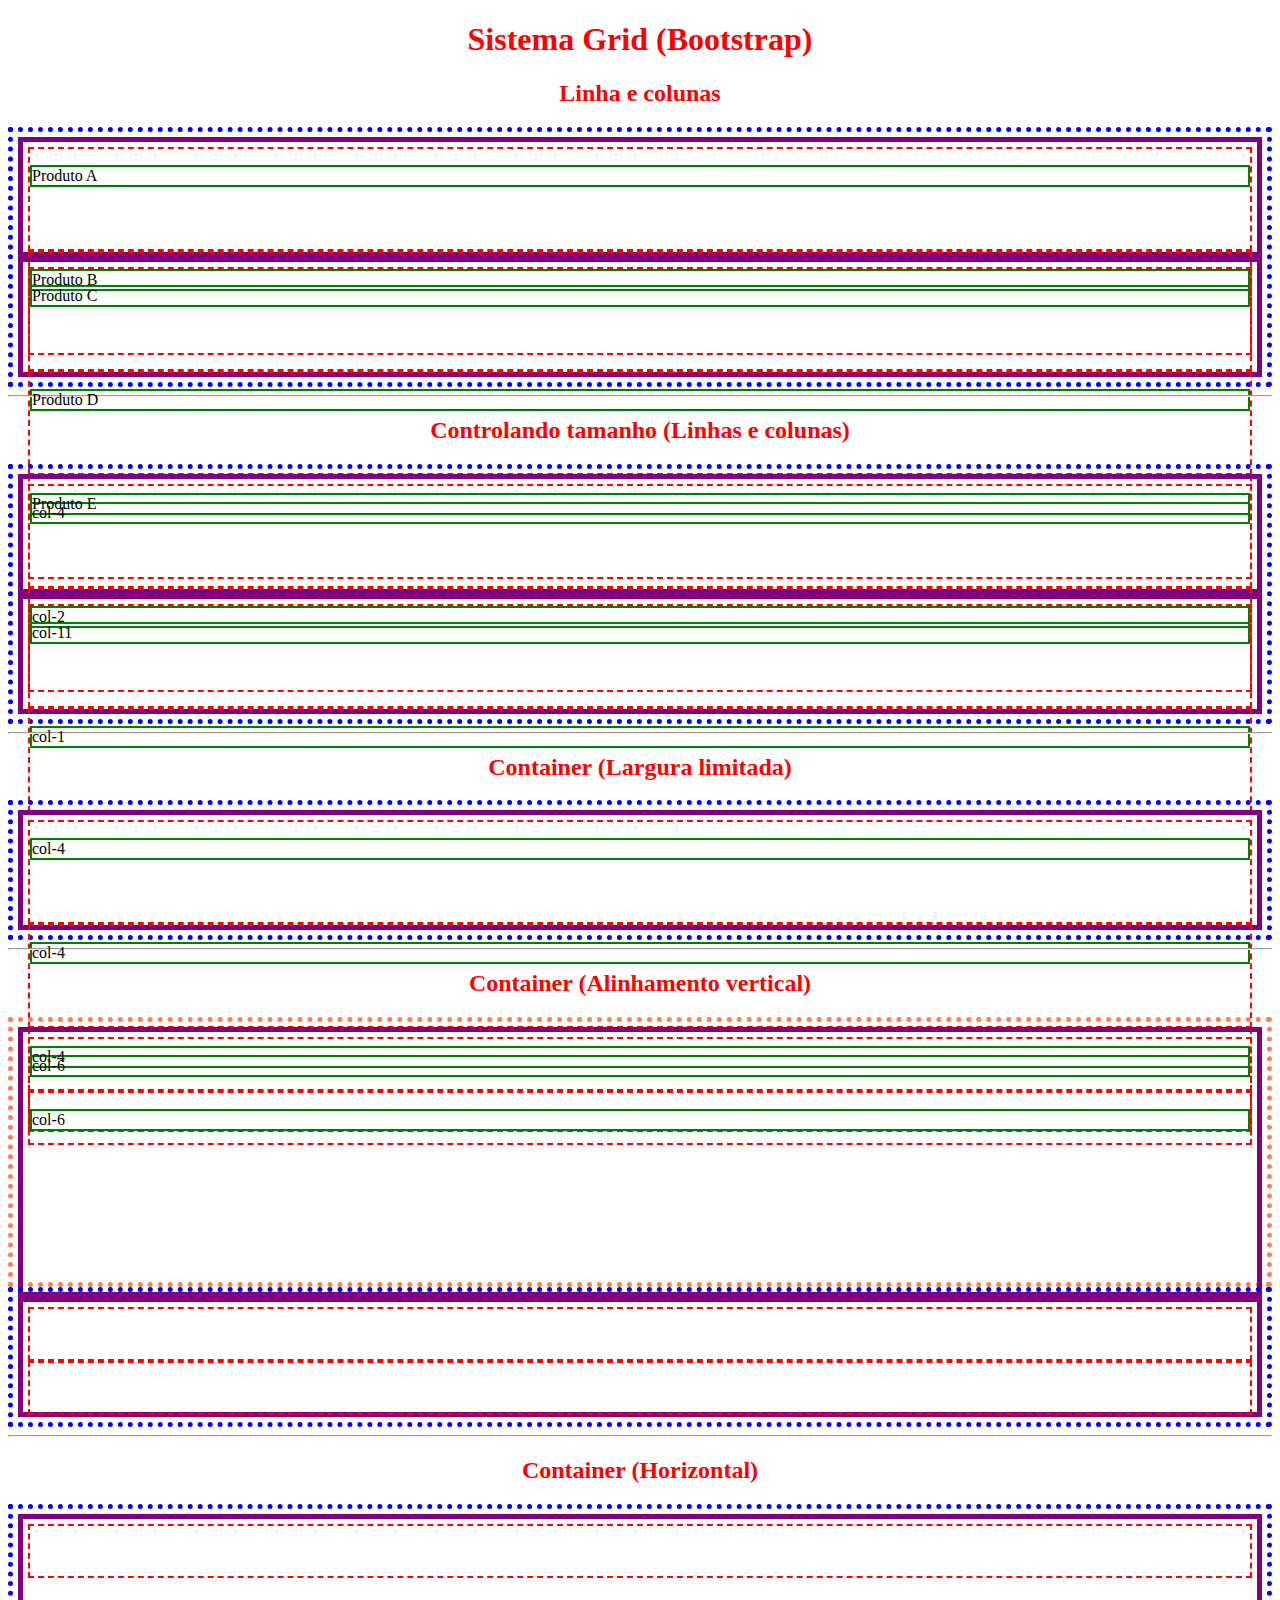
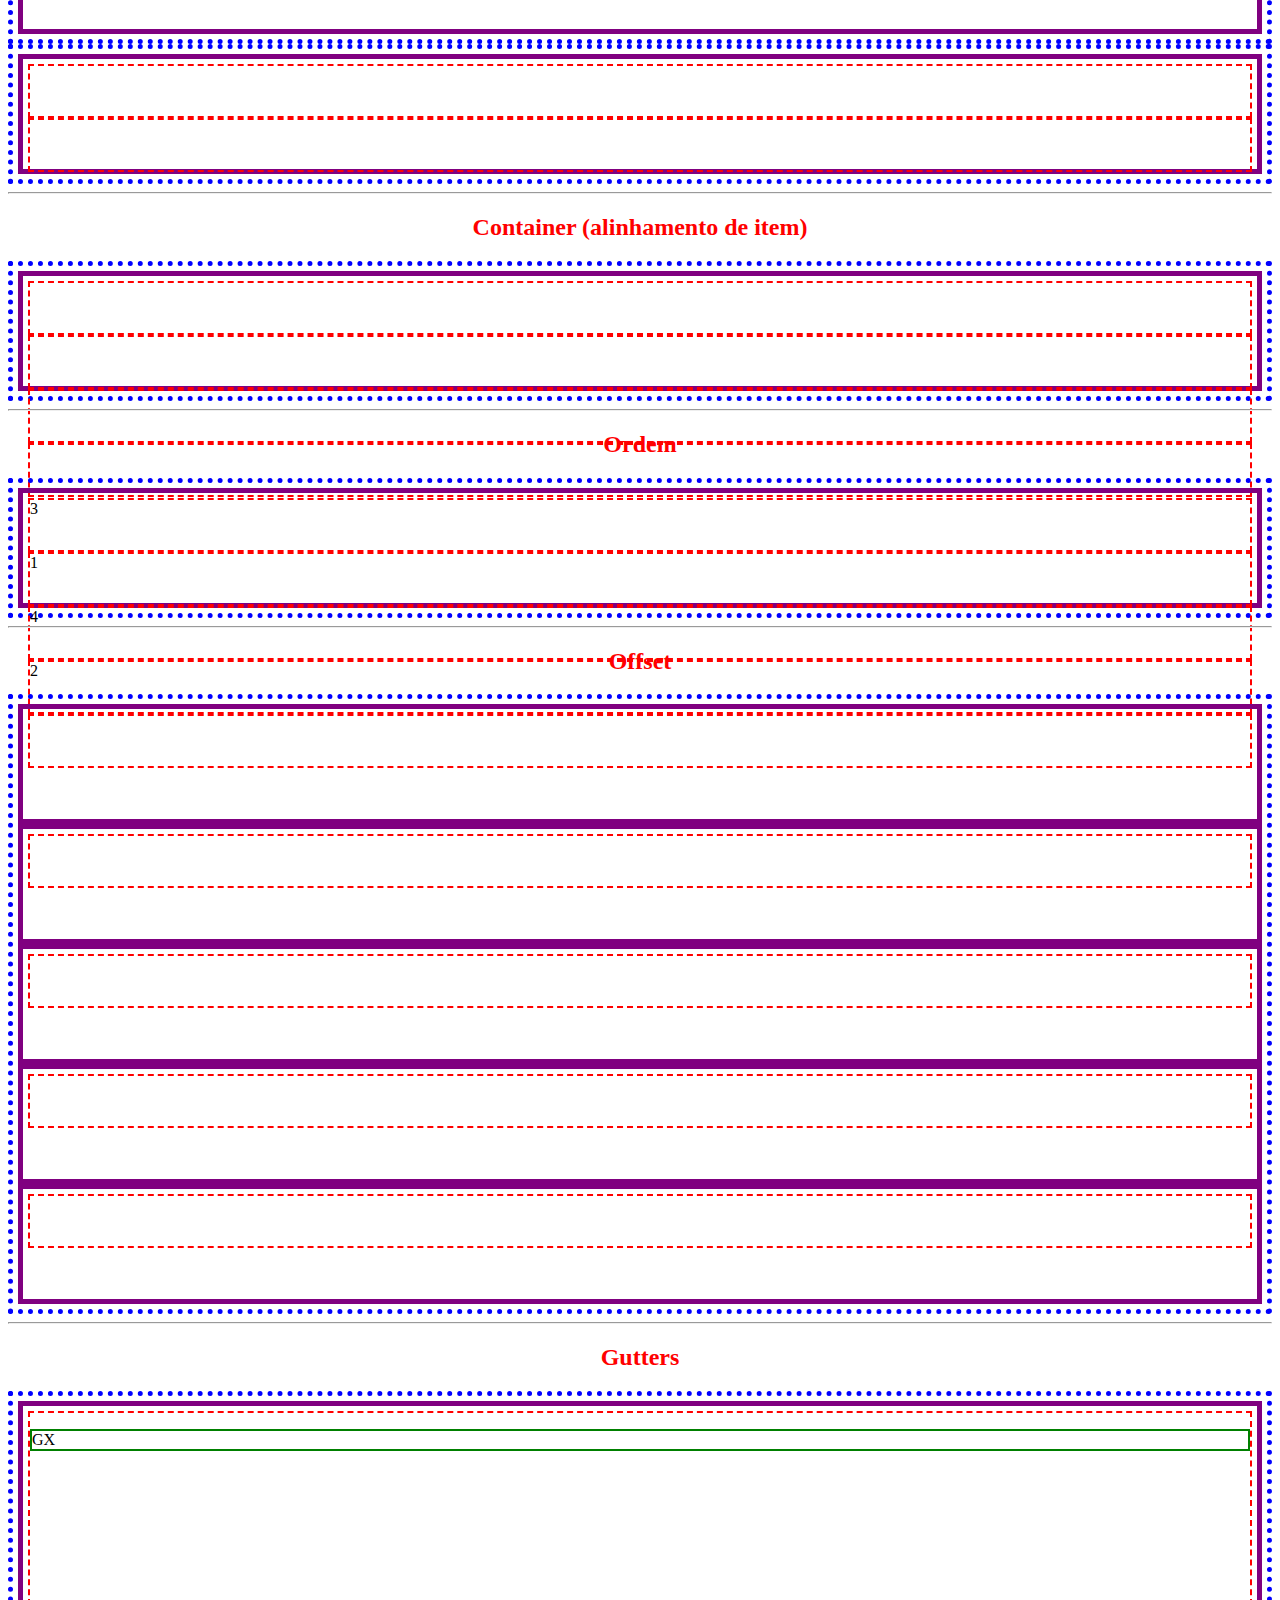
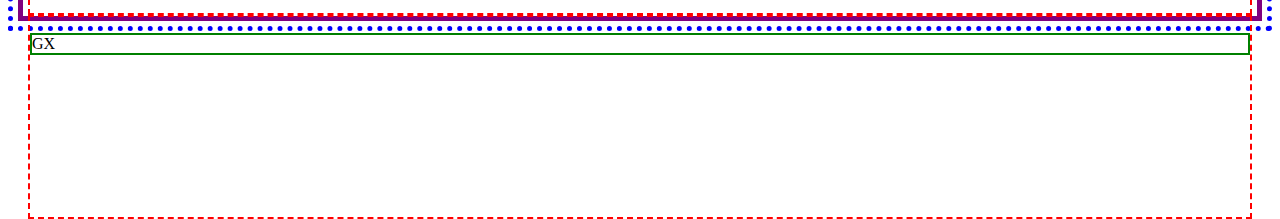
<file: 6_EX_grid/index.html>
<!DOCTYPE html>
<html lang="pt-br">
<head>
    <meta charset="UTF-8">
    <meta name="viewport" content="width=device-width, initial-scale=1.0">
    <title>Grid</title>

    <!-- Link para (Bootstrap) -->
    <link href="https://cdn.jsdelivr.net/npm/bootstrap@5.3.1/dist/css/bootstrap.min.css" rel="stylesheet" integrity="sha384-4bw+/aepP/YC94hEpVNVgiZdgIC5+VKNBQNGCHeKRQN+PtmoHDEXuppvnDJzQIu9" crossorigin="anonymous">
    
    <!-- Link para CSS (Próprio )-->
    <link rel="stylesheet" href="style.css">

</head>
<body>

    <h1>Sistema Grid (Bootstrap)</h1>
    <h2>Linha e colunas</h2>

    <div class="container">
        <div class="row">
            <div class="col">
                <p>Produto A</p>
            </div>
            <div class="col">
                <p>Produto B</p>
            </div>
        </div>
        <div class="row">
            <div class="col">
                <p>Produto C</p>
            </div>
            <div class="col">
                <p>Produto D</p>
            </div>
            <div class="col">
                <p>Produto E</p>
            </div>
        </div>
    </div>
    <hr>

    <!--______________________________________________________________-->
    <!-- tamanho colunas (Controlando) -->

    <h2>Controlando tamanho (Linhas e colunas)</h2>

    <div class="container">
        <div class="row">
            <div class="col-4">
                <p>col-4</p>
            </div>
            <div class="col-2">
                <p>col-2</p>
            </div>
        </div>
        <div class="row">
            <div class="col-11">
                <p>col-11</p>
            </div>
            <div class="col-1">
                <p>col-1</p>
            </div>
        </div>
    </div>
    <hr>

    <!--______________________________________________________________-->
    <!-- Container (Largura limitada) -->

    <h2>Container (Largura limitada)</h2>

    <div class="container" id="Largura-limitada">
        <div class="row">
            <div class="col-4">
                <p>col-4</p>
            </div>
            <div class="col-4">
                <p>col-4</p>
            </div>
            <div class="col-4">
                <p>col-4</p>
            </div>
        </div>
    </div>
    <hr>

    <!--______________________________________________________________-->
    <!-- Container (Alinhamento vertical) -->
    <!-- Muito parecido com (Flex-box) -->

    <h2>Container (Alinhamento vertical)</h2>
    
    <div class="container" id="vertical">
        <div class="row align-items-end">
            <div class="col-6">
                <p>col-6</p>
            </div>
            <div class="col-6">
                <p>col-6</p>
            </div>
        </div>
    </div>

    <div class="container">
        <div class="row align-items-center">
            <div class="col-6"></div>
            <div class="col-6"></div>
        </div>
    </div>
    <hr>

    <!--______________________________________________________________-->
    <!-- Container (horizontal) -->
    <!-- Muito parecido com (Flex-box) -->
    
    <h2>Container (Horizontal)</h2>

    <!-- Alinhamento horizontal -->
    <div class="container">
        <div class="row align-items-center justify-content-center">
            <div class="col-3"></div>
        </div>
    </div>

    <div class="container">
        <div class="row justify-content-end">
            <div class="col-3"></div>
            <div class="col-3"></div>
        </div>
    </div>
    <hr>

    <!--______________________________________________________________-->
    <!-- Container (Alinhamento de item) -->
    <!-- Muito parecido com (Flex-box) -->

          
    <h2>Container (alinhamento de item)</h2>

    <!-- Alinhamento de item --> 
    <div class="container">
        <div class="row">
            <div class="col-3"></div>
            <div class="col-3 align-self-center"></div>
            <div class="col-3"></div>
            <div class="col-3 align-self-end"></div>
        </div>
    </div>
    <hr>

    <!--______________________________________________________________-->
    <!-- Container (Alinhamento de item) -->
    <!-- Muito parecido com (Flex-box) -->

    <h2>Ordem</h2>

    <!-- Ordem -->
    <div class="container">
        <div class="row">
            <!-- Obs: Digitar order-x (depois) -->
            <div class="col-3 order-3">3</div>
            <div class="col-3 order-1">1</div>
            <div class="col-3 order-4">4</div>
            <div class="col-3 order-2">2</div>
        </div>
    </div>
    <hr>
       
    <!--______________________________________________________________-->
    <!-- Offset -->
    <!-- Muito parecido com (Flex-box) -->

    <h2>Offset</h2>
    
    <div class="container" id="offset">
        <div class="row">
            <div class="col-md-3 offset-md-1"></div>
        </div>
        <div class="row">
            <div class="col-md-3 offset-md-2"></div>
        </div>
        <div class="row">
            <div class="col-md-3 offset-md-3"></div>
        </div>
        <div class="row">
            <div class="col-md-3 offset-md-4"></div>
        </div>
        <div class="row">
            <div class="col-md-3 offset-md-5"></div>
        </div>
    </div>
    <hr>

    <!--______________________________________________________________-->
    <!-- Gutters -->
    <!-- Muito parecido com (Flex-box) -->

    <h2>Gutters</h2>

    <div class="container" id="gutter">
        <div class="row g-5">
            <div class="col">
                <p>GX</p>
            </div>
            <div class="col">
                <p>GX</p>
            </div>
        </div>

</body>
</html>
</file>
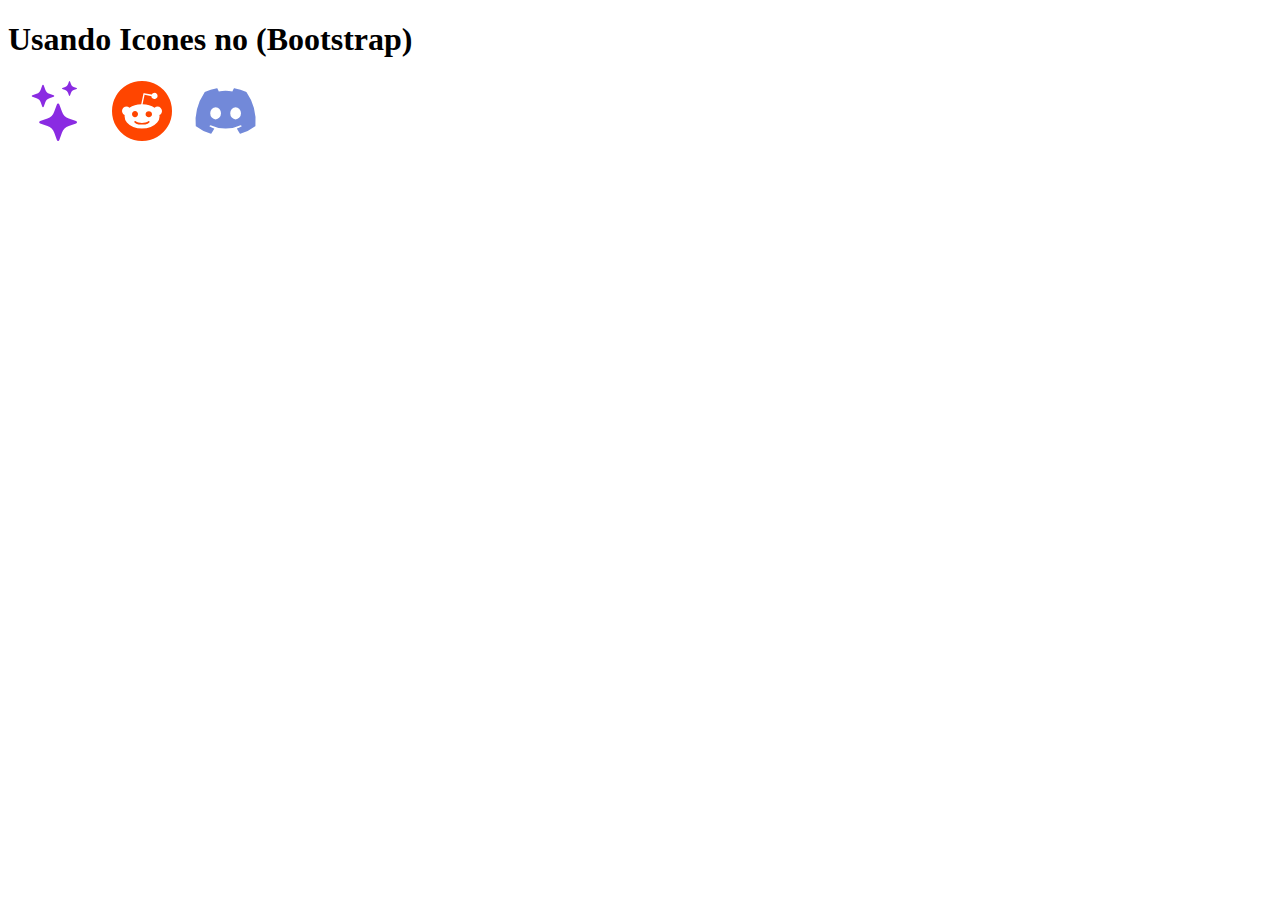
<file: 7_EX_icones/index.html>
<!DOCTYPE html>
<html lang="pt-br">
<head>
    <meta charset="UTF-8">
    <meta name="viewport" content="width=device-width, initial-scale=1.0">
    <title>Icones no Bootstrap</title>

    <!-- Link para o Bootstrap -->
    <link href="https://cdn.jsdelivr.net/npm/bootstrap@5.3.1/dist/css/bootstrap.min.css" rel="stylesheet" integrity="sha384-4bw+/aepP/YC94hEpVNVgiZdgIC5+VKNBQNGCHeKRQN+PtmoHDEXuppvnDJzQIu9" crossorigin="anonymous">
    
    <!-- Link para os icones do Bootstrap -->
    <link rel="stylesheet" href="https://cdn.jsdelivr.net/npm/bootstrap-icons@1.10.5/font/bootstrap-icons.css">


    <!-- Link para o CSS (própria) -->
    <link rel="stylesheet" href="style.css">

</head>
<body>
    
    <h1>Usando Icones no (Bootstrap)</h1>

    <i class="bi bi-stars roxo"></i>

    <i class="bi bi-reddit laranja"></i>

    <i class="bi bi-discord discord"></i>
</body>
</html>
</file>
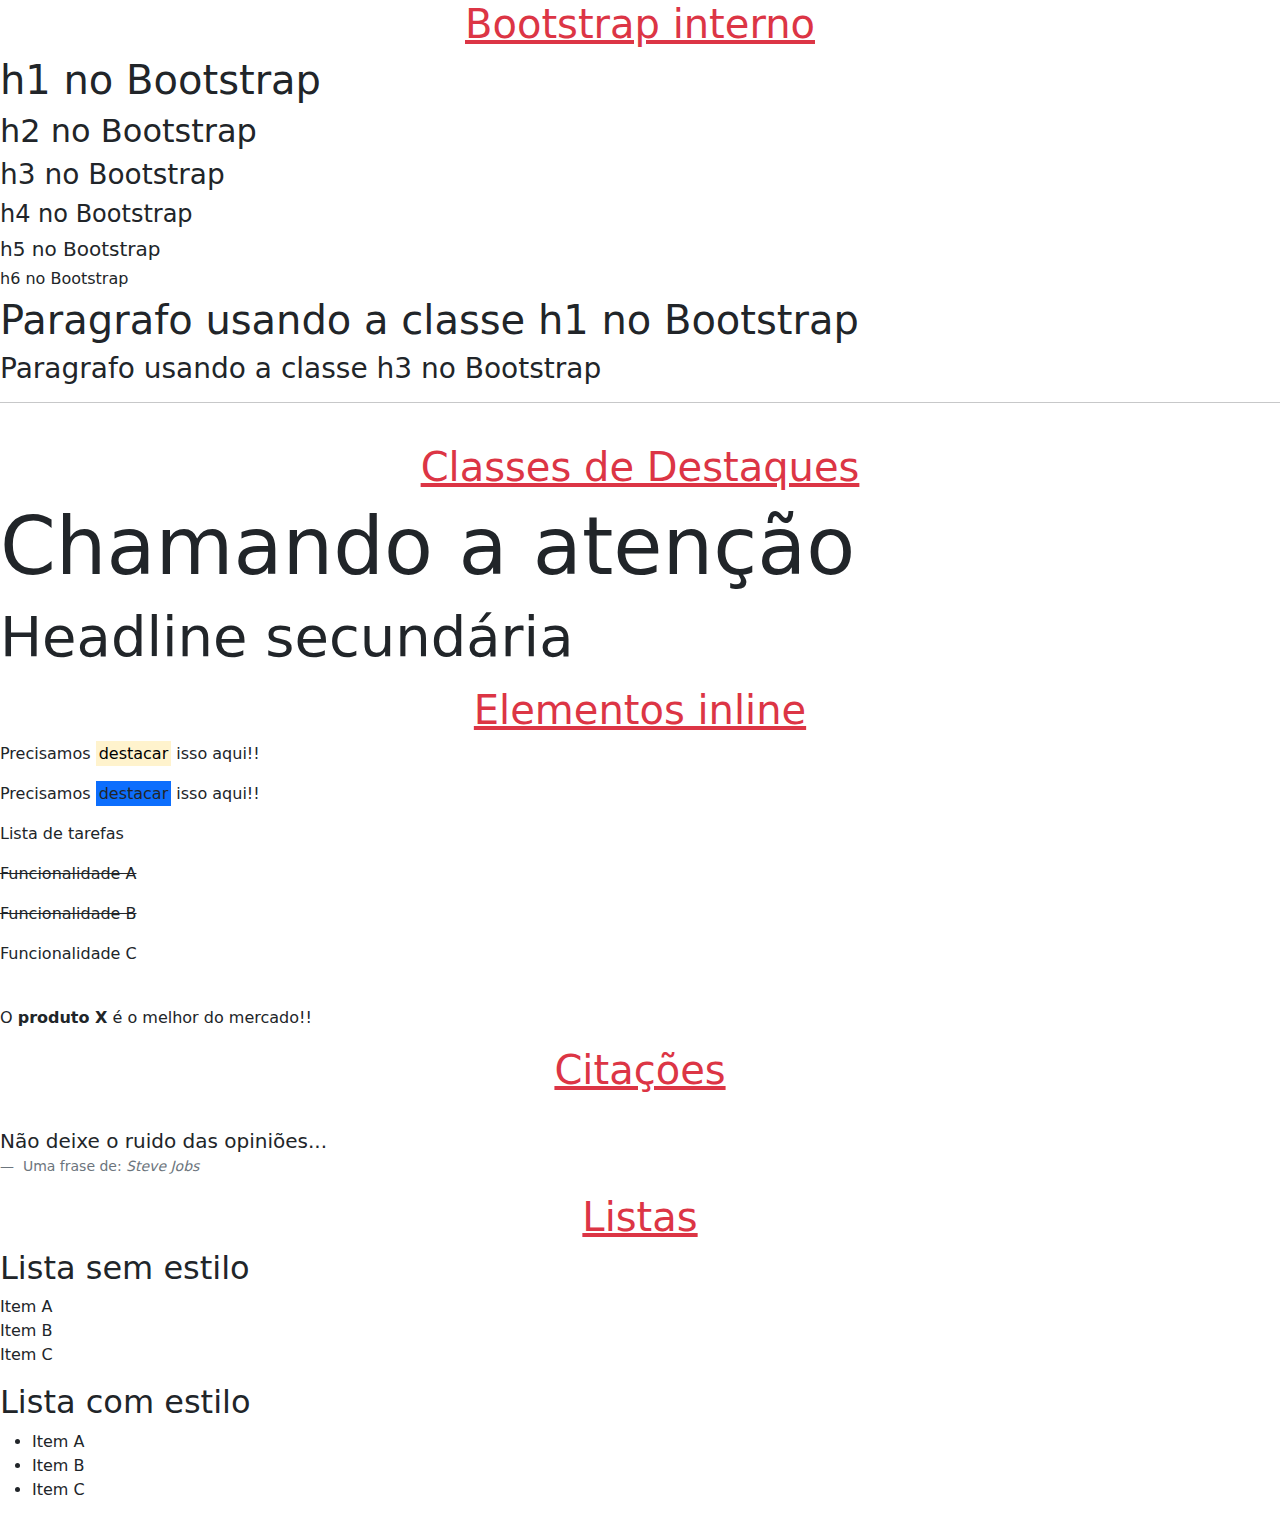
<file: 9_Conteudo/index.html>
<!DOCTYPE html>
<html lang="pt-br">
<head>
    <meta charset="UTF-8">
    <meta name="viewport" content="width=device-width, initial-scale=1.0">
    <title>Exemplo instalação interna</title>

    <!-- Link para bootstrap interno -->
    <link rel="stylesheet" href="css/bootstrap.css">

    <!-- Link para JS do bootstrap interno -->
    <script src="js/bootstrap.js"></script>

</head>
<body>
    
    <!-- Headings (Destaques/Hierarquias)-->
    <h1 class="text-danger text-center text-decoration-underline">Bootstrap interno</h1>
    <h1>h1 no Bootstrap</h1>
    <h2>h2 no Bootstrap</h2>
    <h3>h3 no Bootstrap</h3>
    <h4>h4 no Bootstrap</h4>
    <h5>h5 no Bootstrap</h5>
    <h6>h6 no Bootstrap</h6>

    <!-- Usando a hierarquia nos paragrafos -->
    <p class="h1">Paragrafo usando a classe h1 no Bootstrap</p>
    <p class="h3">Paragrafo usando a classe h3 no Bootstrap</p>
    <hr>

    <!--____________________________________________________________________________-->
    <!-- Display -->
    <br><h1 class="text-danger text-center text-decoration-underline">Classes de Destaques</h1>
    <h1 class="display-1">Chamando a atenção</h1>
    <p class="display-4">Headline secundária</p>

    <!--____________________________________________________________________________-->
    <!-- Display -->
    <h1 class="text-danger text-center text-decoration-underline">Elementos inline</h1>
    <p>Precisamos <mark>destacar</mark> isso aqui!!</p>
    <p>Precisamos <span class="mark bg-primary">destacar</span> isso aqui!!</p>

    <p>Lista de tarefas</p>
    <p><del>Funcionalidade A</del></p>
    <p><span class="text-decoration-line-through">Funcionalidade B</span></p>
    <p>Funcionalidade C</p>
    <br>

    <p>O <strong class="">produto X</strong> é o melhor do mercado!!</p>

    <!--____________________________________________________________________________-->
    <!-- Citações -->
    <h1 class="text-danger text-center text-decoration-underline">Citações</h1>
    <br>
    <figure>
        <blockquote class="blockquote">
            <p>Não deixe o ruido das opiniões...</p>
        </blockquote>
        <figcaption class="blockquote-footer">
            Uma frase de: <cite>Steve Jobs</cite>
        </figcaption>
    </figure>

    <!--____________________________________________________________________________-->
    <!-- Listas -->

    <h1 class="text-danger text-center text-decoration-underline">Listas</h1>

    <h2>Lista sem estilo</h2>
    <ul class="list-unstyled">
        <li>Item A</li>
        <li>Item B</li>
        <li>Item C</li>
    </ul>

    <h2>Lista com estilo</h2>
    <ul>
        <li>Item A</li>
        <li>Item B</li>
        <li>Item C</li>
    </ul>

</body>
</html>
</file>
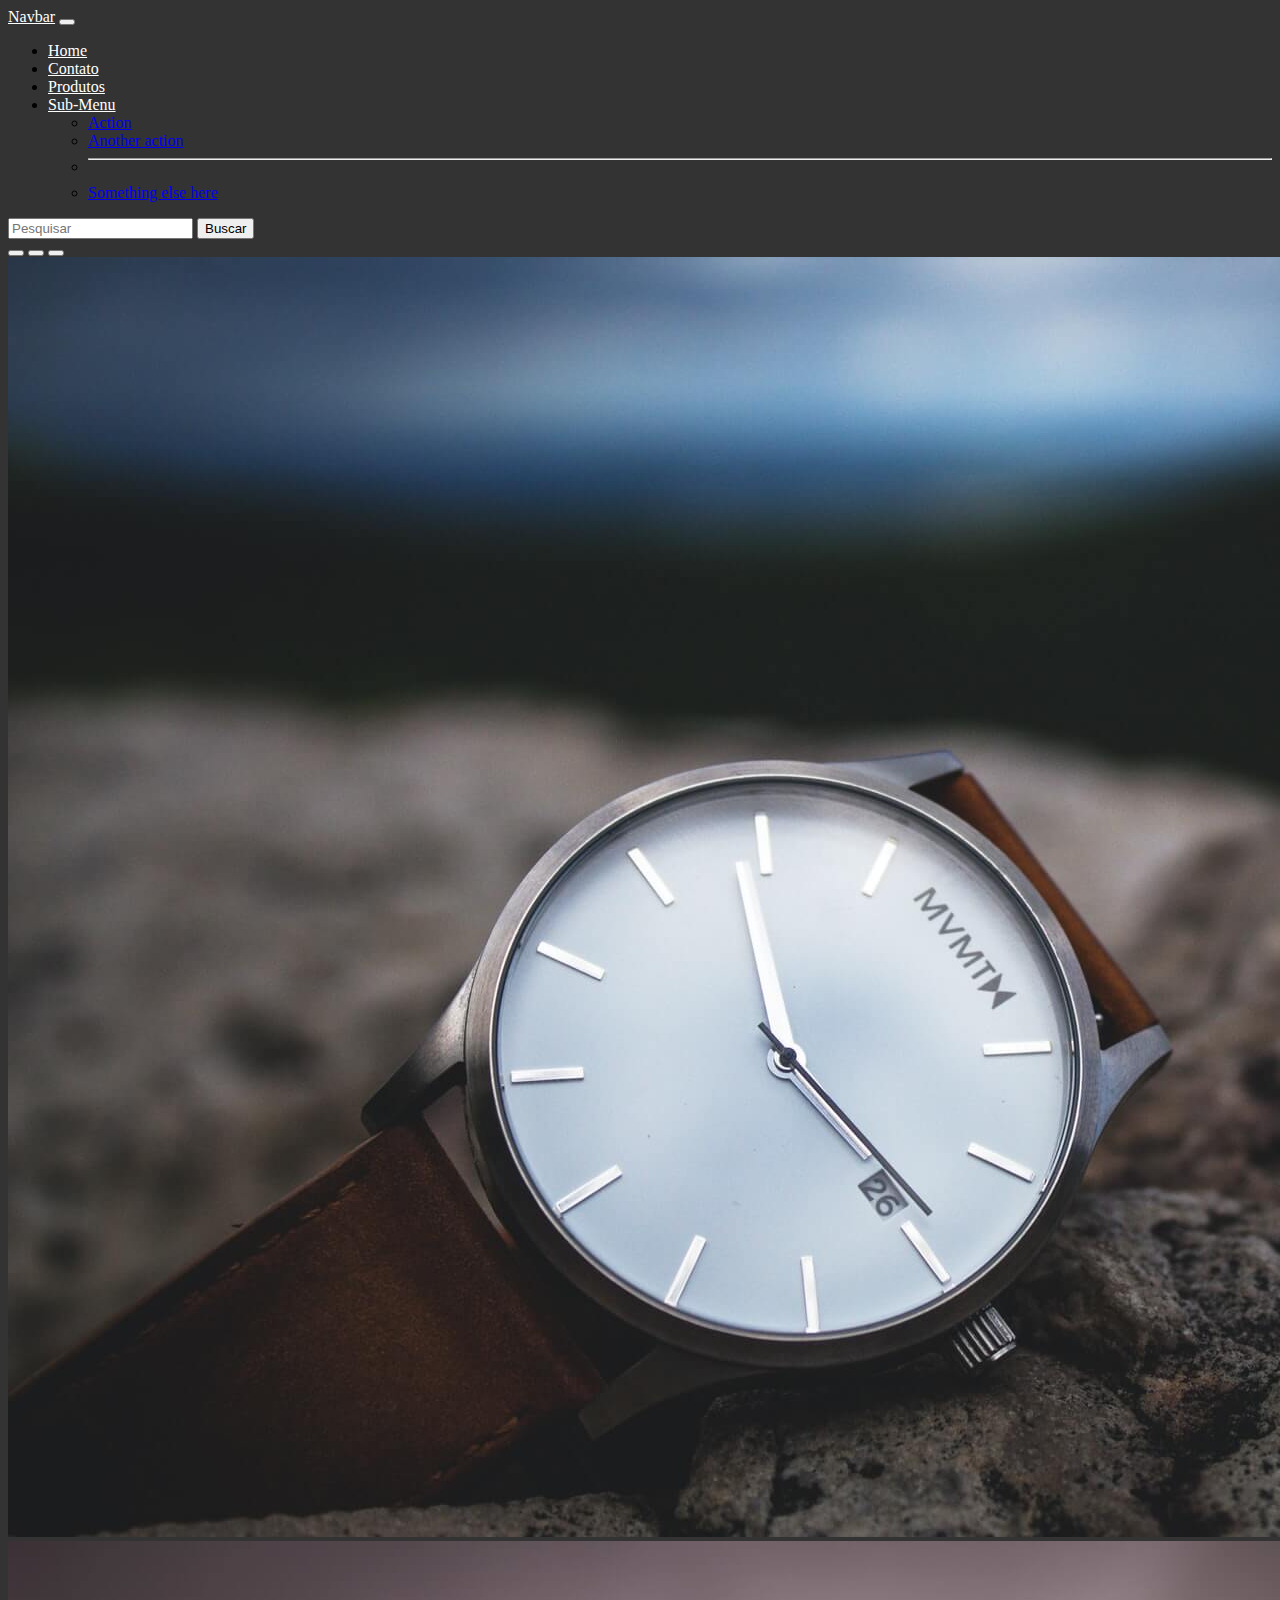
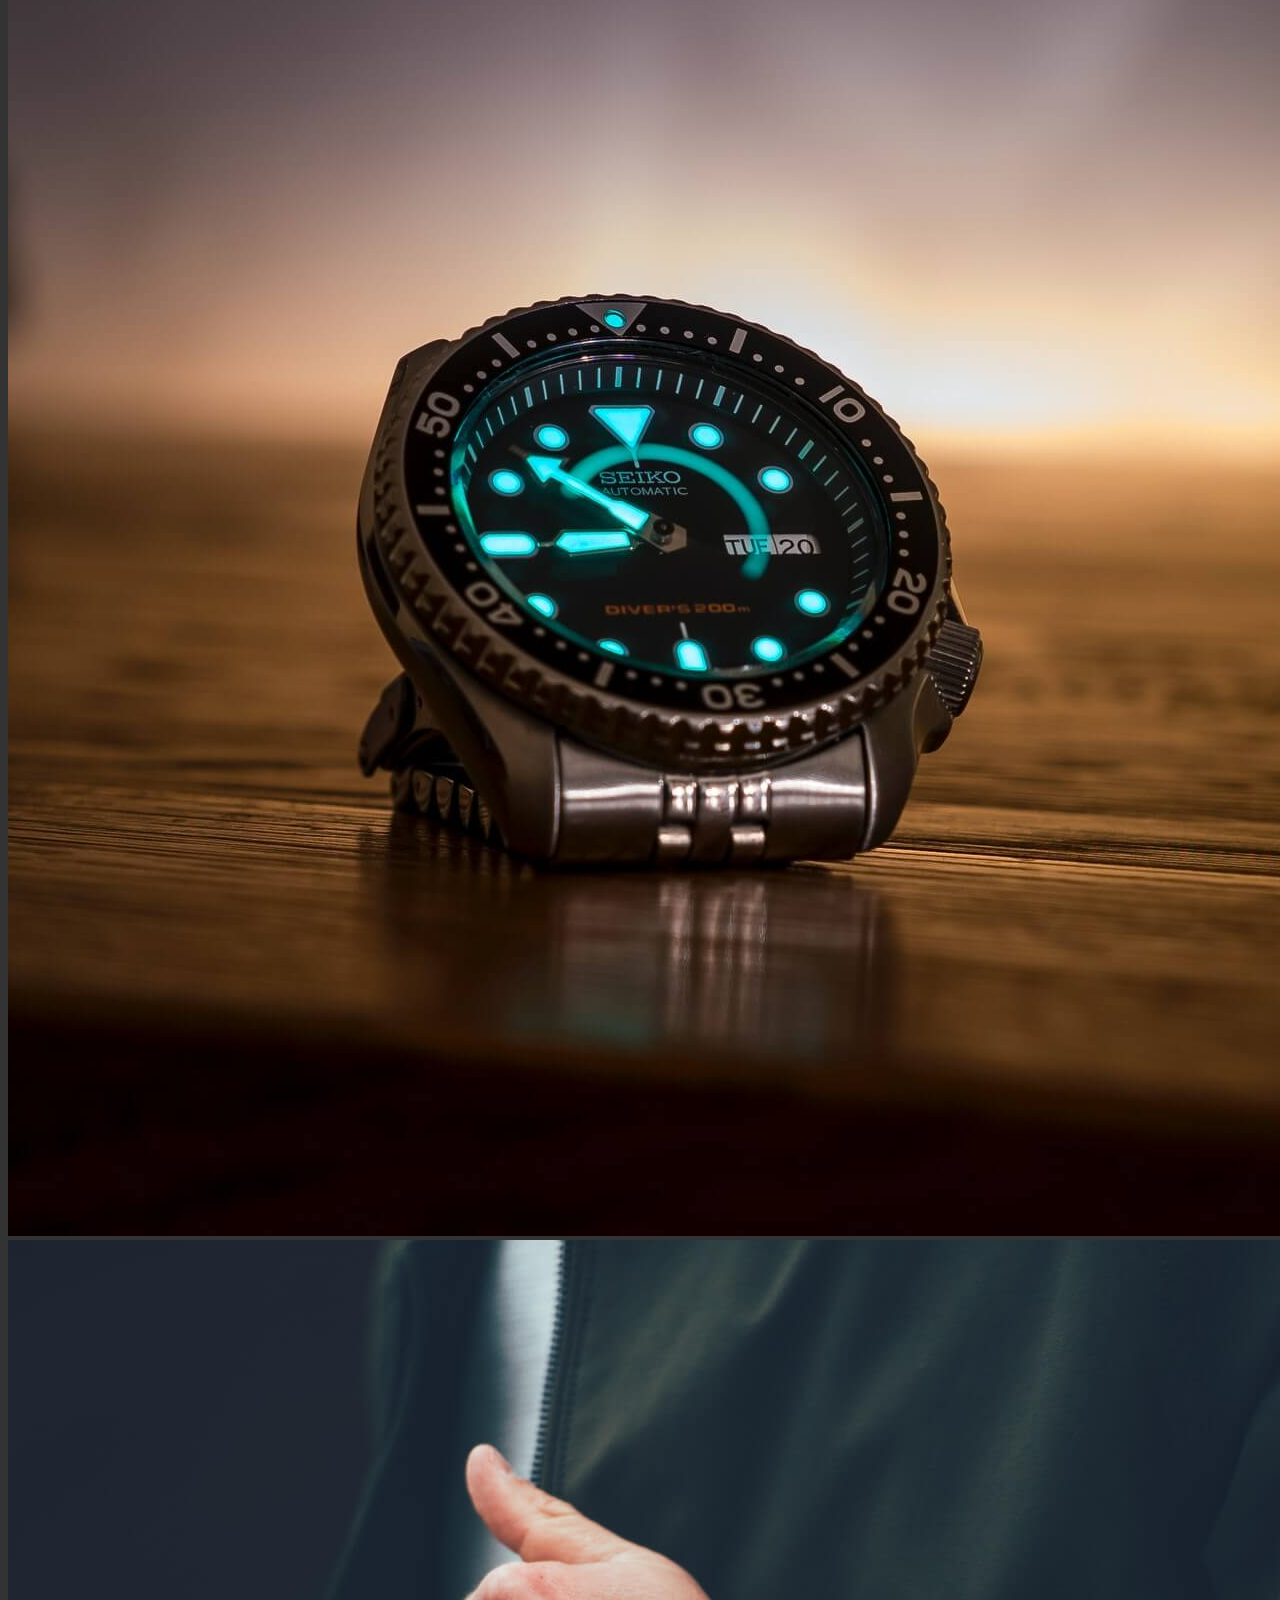
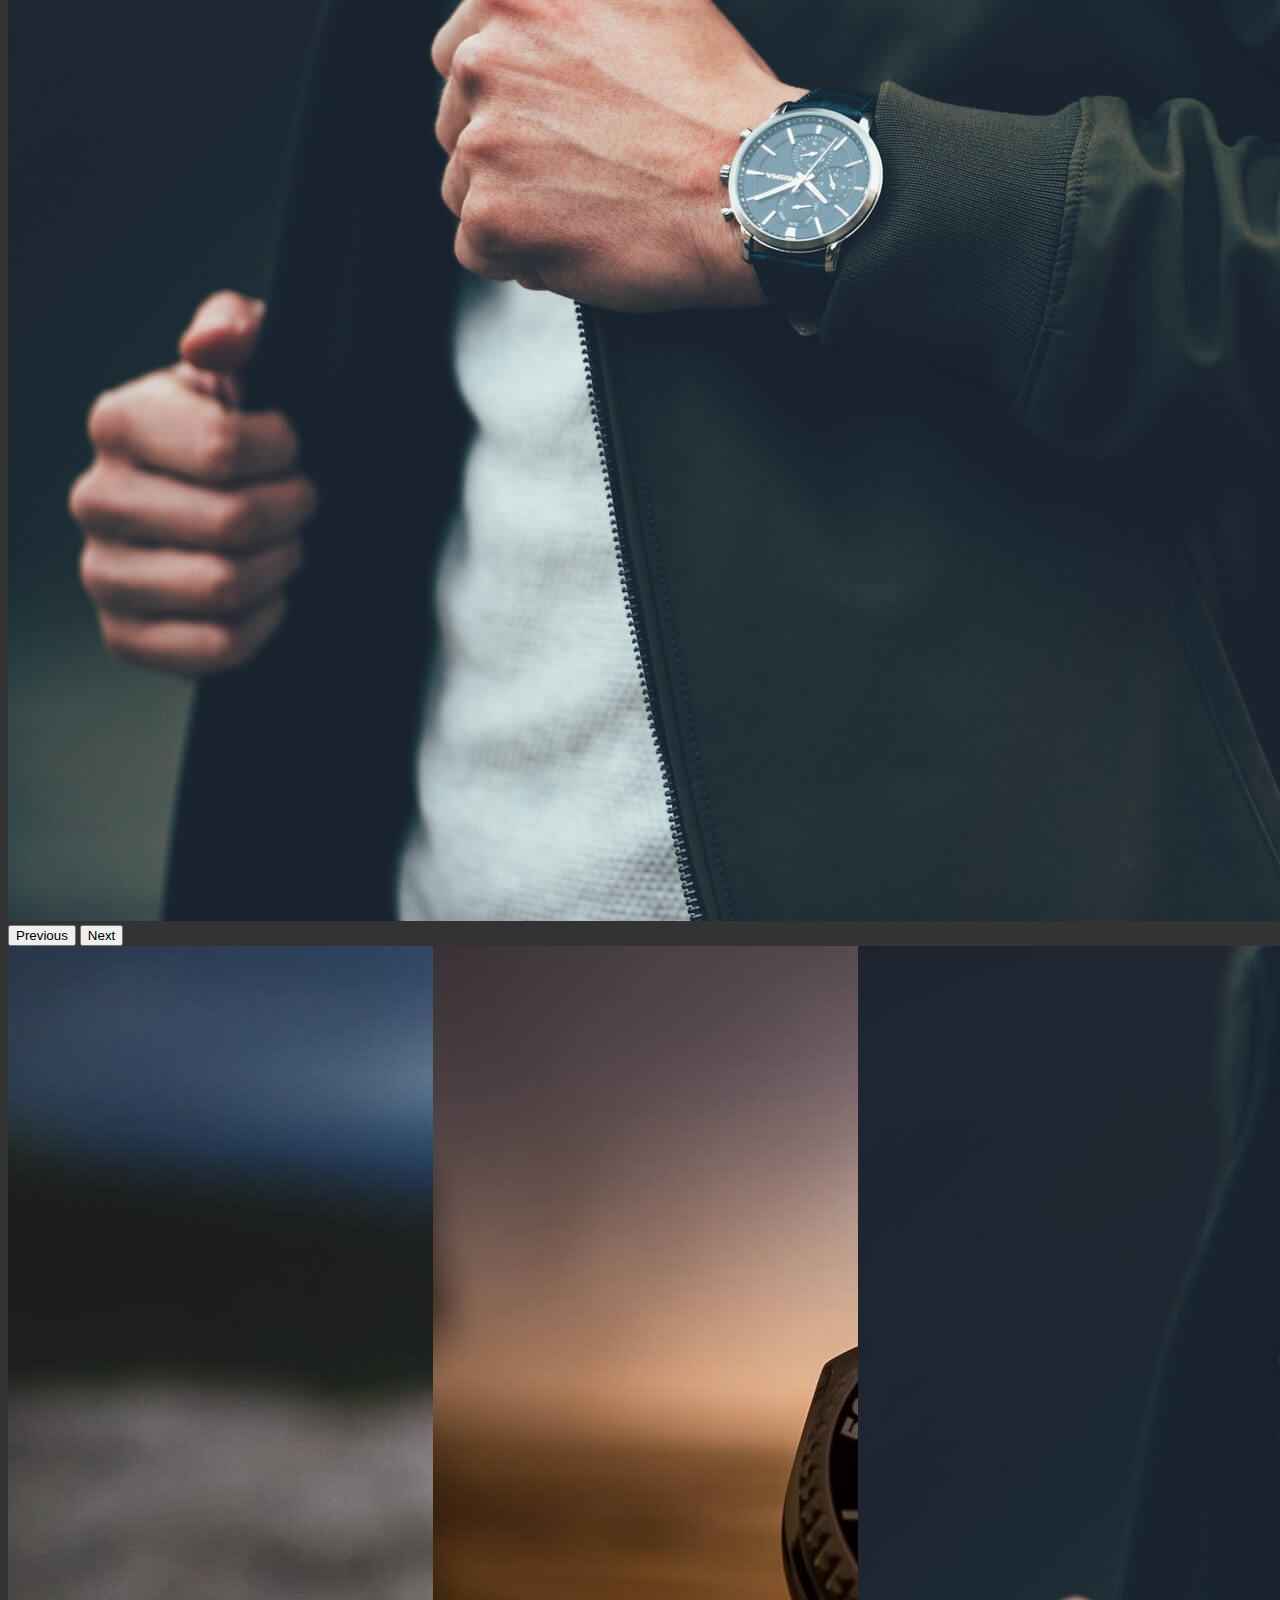
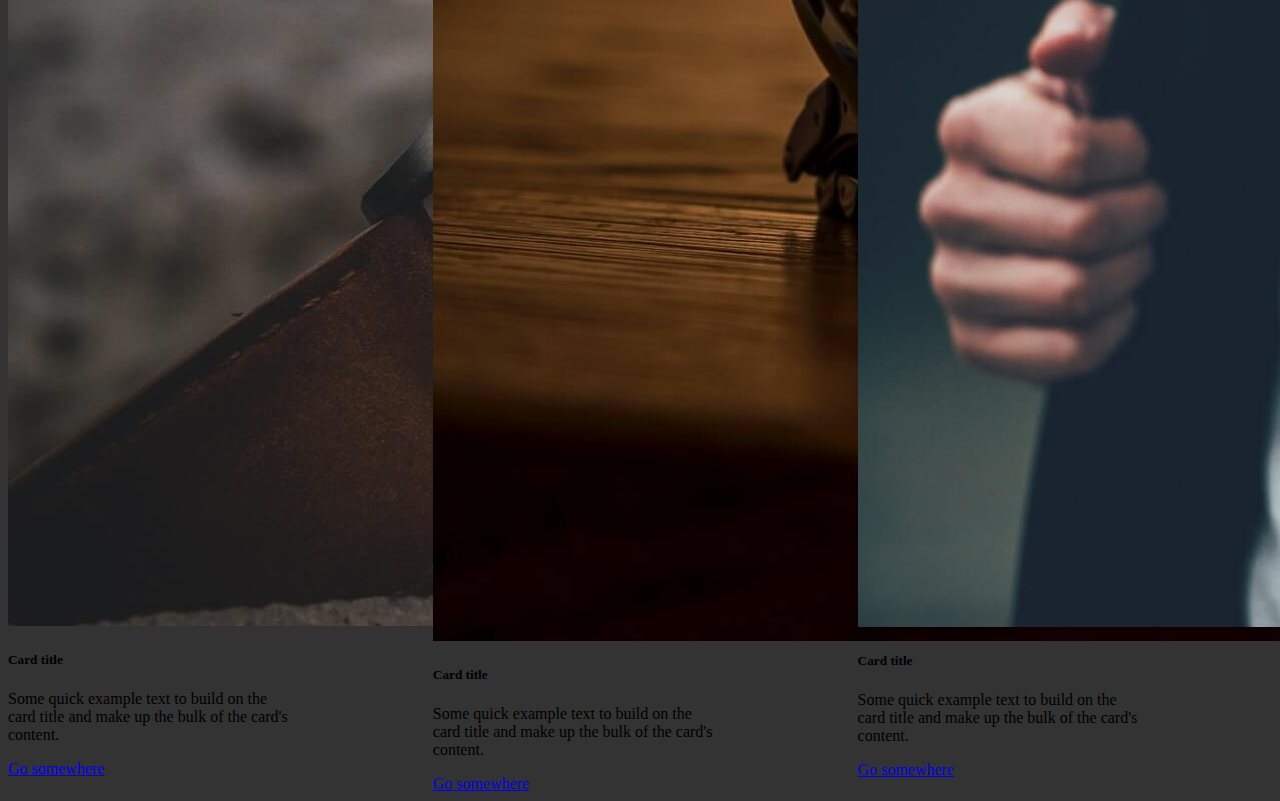
<file: EX_Partes (Alunos)/index.html>
<!DOCTYPE html>
<html lang="pt-br">
<head>
    <meta charset="UTF-8">
    <meta name="viewport" content="width=device-width, initial-scale=1.0">
    <title>Bootstrap Icons</title>

    <!-- Link (Bootstrap) -->
    <link href="https://cdn.jsdelivr.net/npm/bootstrap@5.3.1/dist/css/bootstrap.min.css" rel="stylesheet" integrity="sha384-4bw+/aepP/YC94hEpVNVgiZdgIC5+VKNBQNGCHeKRQN+PtmoHDEXuppvnDJzQIu9" crossorigin="anonymous">

    <!-- Link (Bootstrap JS) -->
    <script src="https://cdn.jsdelivr.net/npm/bootstrap@5.3.1/dist/js/bootstrap.bundle.min.js" integrity="sha384-HwwvtgBNo3bZJJLYd8oVXjrBZt8cqVSpeBNS5n7C8IVInixGAoxmnlMuBnhbgrkm" crossorigin="anonymous"></script>

    <!-- Link para (Bootstrap Icons) -->
    <link rel="stylesheet" href="https://cdn.jsdelivr.net/npm/bootstrap-icons@1.10.5/font/bootstrap-icons.css">

    <!-- Link para (CSS) -->
    <link rel="stylesheet" href="css/style.css">
</head>
<body>

    <!-- Navbar -->
    <nav class="navbar navbar-expand-lg bg-body-tertiary">
        <div class="container">
          <a class="navbar-brand" href="#">Navbar</a>
          <button class="navbar-toggler" type="button" data-bs-toggle="collapse" data-bs-target="#navbarSupportedContent" aria-controls="navbarSupportedContent" aria-expanded="false" aria-label="Toggle navigation">
            <span class="navbar-toggler-icon"></span>
          </button>
          <div class="collapse navbar-collapse" id="navbarSupportedContent">
            <ul class="navbar-nav me-auto mb-2 mb-lg-0">
              <li class="nav-item">
                <a class="nav-link active" aria-current="page" href="#">Home</a>
              </li>
              <li class="nav-item">
                <a class="nav-link" href="#">Contato</a>
              </li>
              <li class="nav-item">
                <a class="nav-link" href="#">Produtos</a>
              </li>
              <li class="nav-item dropdown">
                <a class="nav-link dropdown-toggle" href="#" role="button" data-bs-toggle="dropdown" aria-expanded="false">
                  Sub-Menu
                </a>
                <ul class="dropdown-menu">
                  <li><a class="dropdown-item" href="#">Action</a></li>
                  <li><a class="dropdown-item" href="#">Another action</a></li>
                  <li><hr class="dropdown-divider"></li>
                  <li><a class="dropdown-item" href="#">Something else here</a></li>
                </ul>
              </li>
              
            </ul>
            <form class="d-flex" role="search">
              <input class="form-control me-2" type="search" placeholder="Pesquisar" aria-label="Search">
              <button class="btn btn-outline-primary" type="submit">Buscar</button>
            </form>
          </div>
        </div>
      </nav>
    


    <!-- Carrosel -->
    <div id="carouselExampleIndicators" class="carousel slide">
        <div class="carousel-indicators">
          <button type="button" data-bs-target="#carouselExampleIndicators" data-bs-slide-to="0" class="active" aria-current="true" aria-label="Slide 1"></button>
          <button type="button" data-bs-target="#carouselExampleIndicators" data-bs-slide-to="1" aria-label="Slide 2"></button>
          <button type="button" data-bs-target="#carouselExampleIndicators" data-bs-slide-to="2" aria-label="Slide 3"></button>
        </div>
        <div class="carousel-inner">
          <div class="carousel-item active">
            <img src="img/banner1.jpg" class="d-block w-100" alt="...">
          </div>
          <div class="carousel-item">
            <img src="img/banner2.jpg" class="d-block w-100" alt="...">
          </div>
          <div class="carousel-item">
            <img src="img/banner3.jpg" class="d-block w-100" alt="...">
          </div>
        </div>
        <button class="carousel-control-prev" type="button" data-bs-target="#carouselExampleIndicators" data-bs-slide="prev">
          <span class="carousel-control-prev-icon" aria-hidden="true"></span>
          <span class="visually-hidden">Previous</span>
        </button>
        <button class="carousel-control-next" type="button" data-bs-target="#carouselExampleIndicators" data-bs-slide="next">
          <span class="carousel-control-next-icon" aria-hidden="true"></span>
          <span class="visually-hidden">Next</span>
        </button>
      </div>



      <!-- Cards -->
      <div class="cartões">
      <div class="card text-bg-dark" style="width: 18rem;">
        <img src="img/banner1.jpg" class="card-img-top" alt="...">
        <div class="card-body">
          <h5 class="card-title">Card title</h5>
          <p class="card-text">Some quick example text to build on the card title and make up the bulk of the card's content.</p>
          <a href="#" class="btn btn-primary">Go somewhere</a>
        </div>
      </div>

      <div class="card text-bg-dark" style="width: 18rem;">
        <img src="img/banner2.jpg" class="card-img-top" alt="...">
        <div class="card-body">
          <h5 class="card-title">Card title</h5>
          <p class="card-text">Some quick example text to build on the card title and make up the bulk of the card's content.</p>
          <a href="#" class="btn btn-primary">Go somewhere</a>
        </div>
      </div>

      <div class="card text-bg-dark" style="width: 18rem;">
        <img src="img/banner3.jpg" class="card-img-top" alt="...">
        <div class="card-body">
          <h5 class="card-title">Card title</h5>
          <p class="card-text">Some quick example text to build on the card title and make up the bulk of the card's content.</p>
          <a href="#" class="btn btn-primary">Go somewhere</a>
        </div>
      </div>
    </div>

    
</body>
</html>
</file>
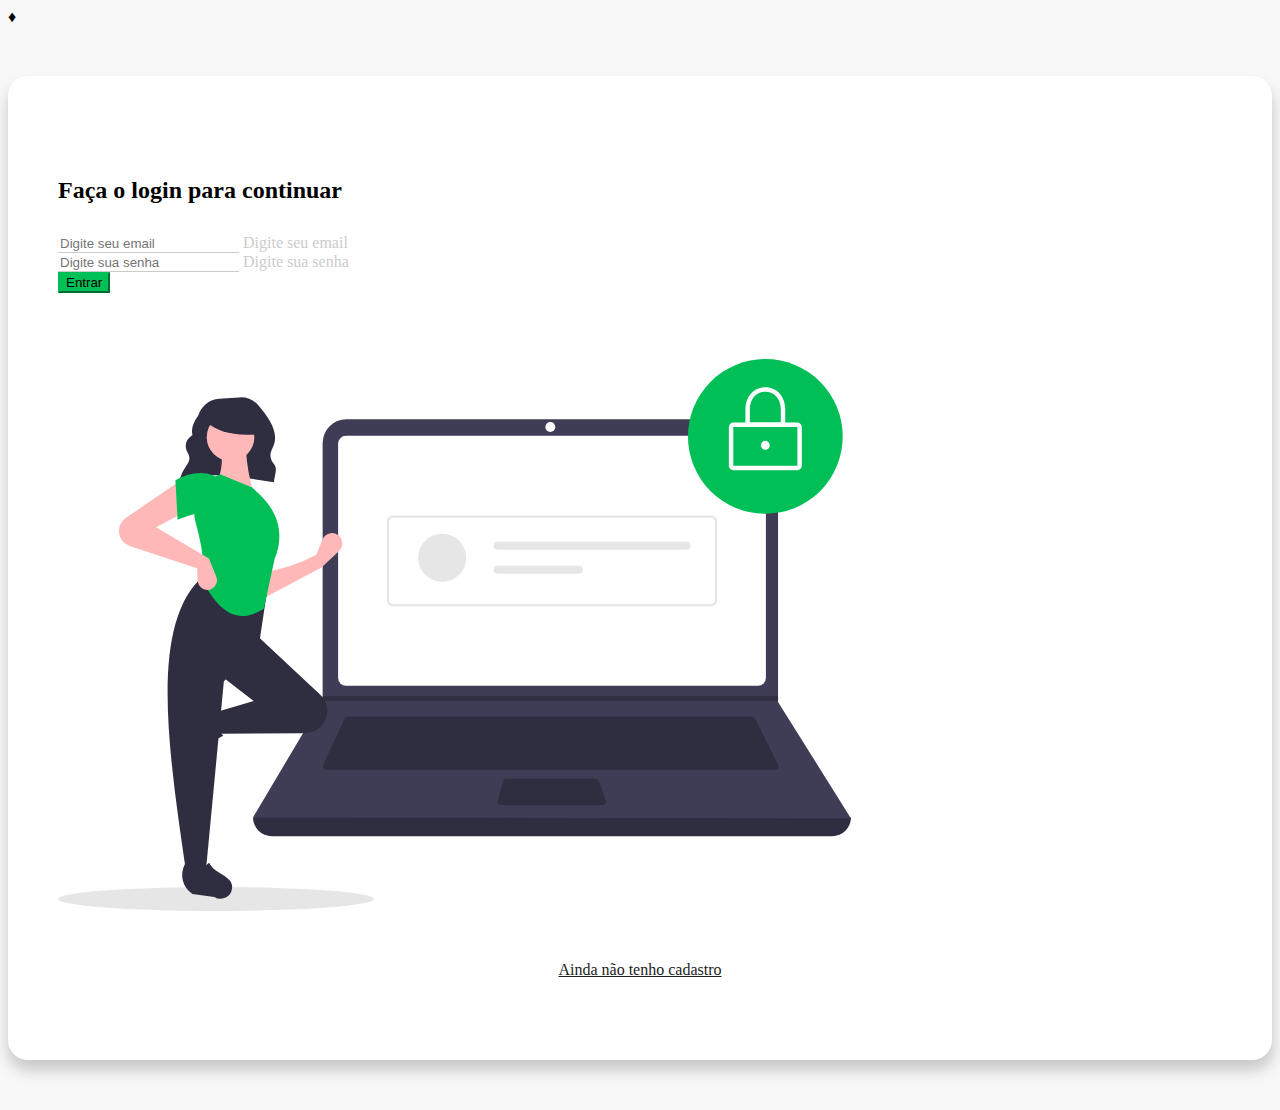
<file: 10_EX_Formularios/login.html>
♦<!DOCTYPE html>
<html lang="pt-br">
<head>
  <meta charset="UTF-8">
  <meta http-equiv="X-UA-Compatible" content="IE=edge">
  <meta name="viewport" content="width=device-width, initial-scale=1.0">

  <!-- Link (Bootstrap) -->
  <link href="https://cdn.jsdelivr.net/npm/bootstrap@5.3.1/dist/css/bootstrap.min.css" rel="stylesheet" integrity="sha384-4bw+/aepP/YC94hEpVNVgiZdgIC5+VKNBQNGCHeKRQN+PtmoHDEXuppvnDJzQIu9" crossorigin="anonymous">

  <!-- JavaScript Bundle with Popper -->
  <script src="https://cdn.jsdelivr.net/npm/bootstrap@5.3.1/dist/js/bootstrap.bundle.min.js" integrity="sha384-HwwvtgBNo3bZJJLYd8oVXjrBZt8cqVSpeBNS5n7C8IVInixGAoxmnlMuBnhbgrkm" crossorigin="anonymous" defer></script>

  <!-- Link CSS (Próprio) -->
  <link rel="stylesheet" href="css/styles.css">

  <title>Login</title>
</head>
<body>

<div class="container col-11 col-md-9" id="form-container">
    <!-- Cria um container responsivo com largura personalizada em diferentes breakpoints -->
    <div class="row align-items-center gx-5">
      <!-- Cria uma linha com elementos alinhados verticalmente e espaçaento horizontal personalizado -->
      <div class="col-md-6 order-md-2">
        <!-- Cria uma coluna responsiva para dispositivos médios, altera a ordfem de exibição em dispositivos médios -->
        <h2>Faça o login para continuar</h2>

      <form>
        <!-- Cria um formulário -->
        <div class="form-floating mb-3">
          <!-- Cria um campo de formulário com estilo de flutuação e margem inferior -->
          <input type="email" class="form-control" id="email" name="email" placeholder="Digite seu email">
          <!-- Cria um campo de entrada de email -->
          <label for="email" class="form-label">Digite seu email</label>
          <!-- Cria um rótulo para o campo de email-->
        </div>
        <div class="form-floating mb-3">
          <input type="password" class="form-control" id="password" name="password" placeholder="Digite sua senha">
          <label for="password" class="form-label">Digite sua senha</label>
          <!-- Cria um rótulo para o campo de email -->
        </div>
        <input type="submit" class="btn btn-primary botao" value="Entrar">
        <!-- Cria um botão de envio do formulário com estilo primário -->       
      </form>
    </div>
    <div class="col-md-6 order-md-1">
      <div class="col-12">
      <!-- Cria uma coluna ocupando 12 colunas em todos os breakpoints -->
      <img src="img/login.svg" alt="Hello New Customer" class="img-fluid">
      <!-- Cria uma imagem responsiva ocupando toda a largura disponível -->
      </div>
      <div class="col-12" id="link-container">
      <!-- Cria uma coluna ocupando 12 colunas em todos os breakpoints com um ID "link-container" -->
      <a href="register.html">Ainda não tenho cadastro</a>
      <!-- Cria um link para a página #register.html" -->
      </div>
    </div>
  </div>
</div>

</body>
</html>
</file>
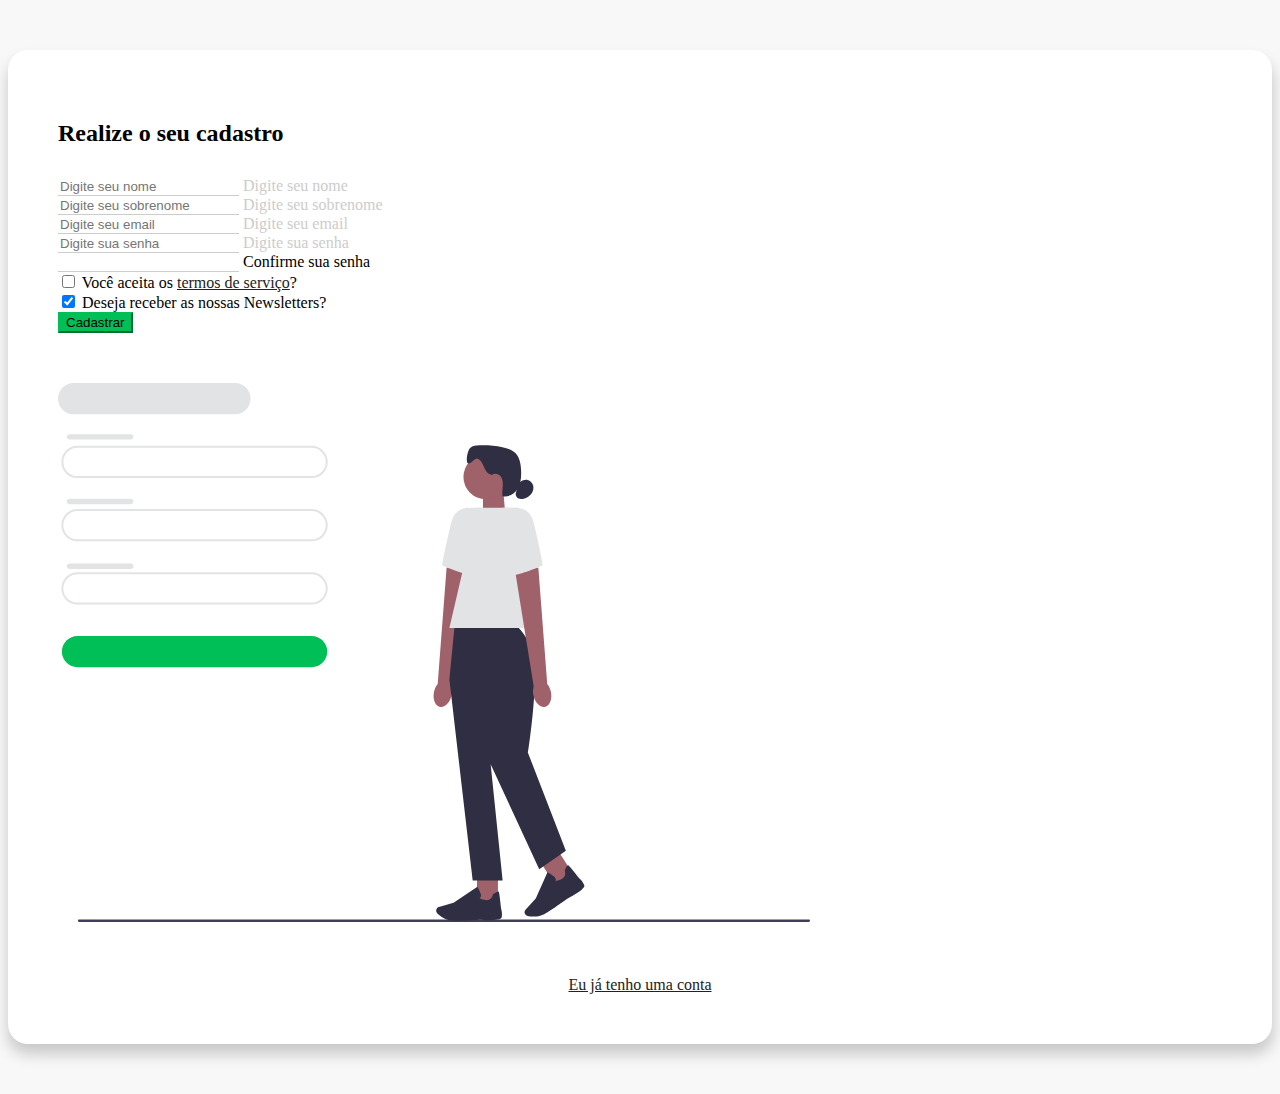
<file: 10_EX_Formularios/register.html>
<!DOCTYPE html>
<html lang="pt-br">
<head>
    <meta charset="UTF-8">
    <meta http-equiv="X-UA-Compatible" content="IE=edge">
    <meta name="viewport" content="width=device-width, initial-scale=1.0">

  <!-- Link (Bootstrap) -->
  <link href="https://cdn.jsdelivr.net/npm/bootstrap@5.3.1/dist/css/bootstrap.min.css" rel="stylesheet" integrity="sha384-4bw+/aepP/YC94hEpVNVgiZdgIC5+VKNBQNGCHeKRQN+PtmoHDEXuppvnDJzQIu9" crossorigin="anonymous">

  <!-- JavaScript Bundle with Popper -->
  <script src="https://cdn.jsdelivr.net/npm/bootstrap@5.3.1/dist/js/bootstrap.bundle.min.js" integrity="sha384-HwwvtgBNo3bZJJLYd8oVXjrBZt8cqVSpeBNS5n7C8IVInixGAoxmnlMuBnhbgrkm" crossorigin="anonymous" defer></script>

  <!-- Link CSS (Próprio) -->
  <link rel="stylesheet" href="css/styles.css">

    <title>Register</title>
</head>
<body>
  

<div class="container col-11 col-md-9" id="form-container">
  <!-- Cria um container responsivo com largura personalizada em diferentes breakpoints -->
  <div class="row gx-5">
    <!-- Cria uma linha com espaçamento horizontal personalizado -->
    <div class="col-md-6">
      <!-- Cria uma coluna responsiva para dispositivos médios -->
      <h2>Realize o seu cadastro</h2>
      <!-- Cria um cabeçalho de sefundo nível -->
      <form>
        <!-- Cria um formulário -->
        <div class="form-floating mb-3">
          <!-- Cria um campo de formulário com estilo de flutuação e margem inferior -->
          <input type="text" class="form-control" id="name" name="name" placeholder="Digite seu nome">
          <!-- Cria um campo de entrada de nome -->
          <label for="name" class="form-label">Digite seu nome</label>
          <!-- Cria um rótulo para o campo de nome -->
        </div>
        <!-- Fim do campo de nome -->
        <div class="form-floating mb-3">
          <input type="text" class="form-control" id="lastname" name="lastname" placeholder="Digite seu sobrenome">
          <label for="lastname" class="form-label">Digite seu sobrenome</label>
        </div>
        <div class="form-floating mb-3">
          <input type="email" class="form-control" id="email" name="email" placeholder="Digite seu email">
          <label for="email" class="form-label">Digite seu email</label>
        </div>
        <div class="form-floating mb-3">
          <input type="password" class="form-control" id="password" name="password" placeholder="Digite sua senha">
          <label for="password" class="form-label">Digite sua senha</label>
        </div>
        <div>
          <input type="password" class="form-control" id="confirmpassword" name="confirmpassword">
          <label for="confirmpassword" class="form-label">Confirme sua senha</label>
        </div>
        <div class="mb-3">
          <div class="form-check mb-2">
            <!-- Cria um checkbox com estilo de formulário -->
            <input class="form-check-input" type="checkbox" value="" id="agree-term">
            <label class="form-check-label" for="agree-term">
              Você aceita os <a href="#">termos de serviço</a>?
            </label>
          </div>
          <div class="form-check">
            <input class="form-check-input" type="checkbox" value="" id="newsletter" checked>
            <label class="form-check-label" for="newsletter">
              Deseja receber as nossas Newsletters?
            </label>
          </div>
        </div>
        <input type="submit" class="btn btn-primary botao" value="Cadastrar">
        <!-- Cria um botão de nvio do formulário com estilo primário -->
      </form>
      <!-- Fim do formulário -->
    </div>
    <!-- Fim da coluna de cadastro -->
    <div class="col-md-6">
      <!-- Criar uma coluna responsiva para dispositivos médios -->
      <div class="row align-items-center">
        <!-- Cria uma linha com elementos alinhados verticalmente -->
        <div class="col-12">
          <!-- Criar uma coluna ocupando 12 colunas em todos os breakpoints -->
          <img src="img/sign_up.svg" alt="Hello New Customer" class="img-fluid">
          <!-- Cria uma imagem responsiva ocupando toda a largura disponível -->
        </div>
        <!-- Fim da coluna da imagem -->
        <div class="col-12" id="link-container">
          <!-- Cria uma coluna ocupando 12 colunas em todos os breakpoints com um ID "link-container" -->
          <a href="login.html">Eu já tenho uma conta</a>
          <!-- Cria um link para a página "login.html" -->
        </div>
        <!-- Fim da coluna do link -->
      </div>
      <!-- Fim da linha com elementos alinhados verticalmente -->
    </div>
    <!-- Fim da coluna da seção de imagem e link -->
  </div>
  <!-- Fim da linha de conteúdo -->
</div>
<!-- Fim do Container -->


</body>
</html>
</file>
<file: 10_EX_Formularios/css/styles.css>
/* Definição de estilo do corpo da página */
body {
    background-color: #f8f8f8; /* Cor de fundo do corpo */
}

/* Estilos do fumulário */
#form-container {
    background-color: #fff; /* Cor de fundo do formulário */
    border-radius: 20px; /* Arredondamento das bordas */
    box-shadow: .5px 10px 15px rgba(0, 0, 0, 0.2); /* Sombra */
    margin: 25px auto; /* Preenchimento interno */
    padding: 25px; /* Preenchimento interno */
}

/* Estilos especificos para larguras de tela maiores ou iguais a 768px */
@media(min-width: 768px) {
    #form-container {
        margin: 50px auto;
        padding: 50px;
    }
}

/* Estilos para os cabeçalhos do formulário */
#form-container h2 {
    font-weight: 900; /* Peso da fonte */
    margin-bottom: 30px; /* Margem inferior */
}

/* Estilos para os links dentro do formulário */
#form-container a {
    color: #222; /* Cor do texto do link */
    transition: .5s; /* Transição suave */
}

/* Estilos para os links dentro do formulário quando hover */
#form-container a:hover {
    color: #009033; /* Cor do texto do link ao passar o mouse */
}

/* Estilos para o formulário em si */
#form-container form {
    padding-bottom: 50px; /* Preenchimento inferior */
}

/* Estilos para os campos de entrada de formulário */
#form-container .form-control {
    border: none; /* Sem borda */
    border-bottom: 1px solid #ccc; /* borda inferior */
    border-radius: 0; /* sem arredondamento */
}

/* Estilos para o campo de entrada quando em foco */
#form-container .form-control:focus {
    box-shadow: none; /* Sem sombra */
}

/* Estilos para os rótulos flutuantes */
#form-container .form-floating label {
    color: #ccc; /* Cor do rótulo */
}

/* Estilo para os rótulos flutuantes quando o campo está em foco */
#form-container .form-floating > .form-control:focus~label {
    color: #222; /* Cor do rótulo quando em foco */
}

/* Estilos para os checkboxes marcados e botão de envio do formulário */
#form-container .form-check-input:checked,
#form-container input[type="submit"] {
    background-color: #00BF57; /* Cor de fundo */
    border-color: #00BF57; /* Cor da borda */
}

/* Estilo para botões primários */
.btn.btn-primary {
    width: 100%; /* Largura total */
}

/* Estilos para botão personalizado com classe "botao" */
.botao {
    background-color: #00BF57 !important; /* Cor de fundo do botão */
    border-color: #00BF57 !important; /* Cor da borda do botão */
}
.botao:hover {
    background-color: #009033 !important; /* Cor de fundo do botão ao passar o mouse */
    border-color: #009033 !important; /* Cor da borda do botão ao passar o mouse */
}

/* Estilos para largura de tela maiores ou iguais a 768px */
@media(min-width: 768px) {
    /* Estilos para botões primários em telas grandes */
    .btn.btn-primary {
        width: auto; /* Largura automática */
    }
}

/* Estilos para alinhar conteúdo verticalmente */
.row.align-items-center {
    align-content: center; /* Alinhamento vertical do conteúdo */
    height: 100%; /* Altura total */
}

/* Estilos para o container de links */
#link-container {
    text-align: center; /* Alinhamento do texto ao centro */
    padding-top: 50px; /* Preenchimento superior */
}
</file>
<file: 12_PerfectWatch/css/styles.css>
/* Define uma fonte padrão para todos os elementos */
* {
    font-family: 'Montserrat', sans-serif;
}

/* Estilos gerais para o corpo da página */
body {
    background-color: #252525; /* Cor de fundo do corpo */
    color: #fff; /* Cor do texto */
}

/* Classes para diferentes cores de fundo */
.primary-bg-color {
    background-color: #252525;
}
.destaque {
    background-color: #0D0D0D;
}
.secondary-bg-color {
    background-color: #976DF2;
}
.light-bg-color {
    background-color: #FCF5EB;
}
.dark-bg-color {
    background-color: #0D0D0D;
}

/* Classes para diferentes cores de texto */
.primary-color {
    color: #976DF2;
}
.secondary-color {
    color: #F2F2f2;
}
.light-color {
    color: #FCF5EB;
}

/*________________________________________________________________________*/
/* Estilos para a barra de navegação (navbar) */

/* Ajustar a direção e alinhamento dos itens da barra de navegação */
#navbar .navbar-nav {
    flex-direction: row;
    justify-content: flex-end;
}

/* Define margem à esquerda para os itens da barra de navegação */
#navbar .navbar-nav li {
    margin-left: 1em;
}

/* Define a cor do texto e links na barra de navegação */
#navbar a,
#navbar button {
    color: #fff;
}

/* Ajustar a posição dos itens da barra de navegação */

#navbar li {
    position: relative;
}

/* Define estilo para ícones na barra de navegação */
#navbar i {
    font-size: 20px;
}

/* Define estilo de cor quando o mouse passa sobre os ícones */
#navbar i:hover {
    color: #976DF2;
}

/* Define estilo para caixa com número (ex: quantidade de itens) */
#navbar span {
    position: absolute;
    top: -8px;
    right: -8px;
    width: 20px;
    height: 20px;
    border-radius: 50%;
    background-color: #EF3636;
    text-align: center;
}

/* Posiciona a caixa com número no item da sacola de compras */
#bag-item span {
    left: 20px;
}

/* Estilos para a marca/logo na barra de navegação */
.navbar-brand {
    font-weight: 700;
    width: 100%;
    text-align: center;
}

/* Estilos de hover para links 'sobre' */
.sobre a:hover {
    color: #0D0D0D !important; /* Importante para sobrepor outros estilos */
}

/* Ajusta estilos quando a largura da tela é maior que 768px */
@media(min-width: 768px) {
    .navbar-brand {
        text-align: left;
    }
}

/* Ajustar espaçamento entre itens na barra de navegação */
#navbar-items {
    justify-content: space-between;
}

/* Ajusta espaçamento quando a largura da tela é maior que 768px */
@media(min-width: 768px) {
    #navbar-items {
        display: flex;
        min-width: 80%;
    }
}

/* Estilos para formulários de busca newsletter */
#search-form,
#news-forms {
    width: 100%;
    margin: 2em 0;
}

/* Ajusta largura e margem quando a largura da tela é maior que 768px */
@media(min-width: 768px) {
    #search-form,
    #news-form {
        width: 50%;
        margin: 0;
    }
}

/* Estilos para campos de input em formulário */
#search-form,
#news-form {
    border: 2px solid #F2F2f2;
    border-radius: 3px;
    padding: 5px 15px; 
}

/* Estilos para campos de input quando focados */
#search-form input,
#news-form input {
    background-color: transparent;
    border: none;
    color: #fff;
}

/* Estilos para campos de input quando focados */
#search-form input:focus,
#news-form input:focus {
    box-shadow: none;
}

/* Estilos para placeholders em campos de input */
#search-form input::placeholder,
#news-form input::placeholder {
    color:#fff
}

/*________________________________________________________________________*/
/* Estilos para a barra de navegação inferior (bottom-navbar) */

/* Ajusta a posição dos itens na barra de navegação inferior */
#bottom-navbar-container .container {
    justify-content: flex-end;
}

/* Define cor do texto e links na barra de navegação inferior */
#bottom-navbar-container a{
    color: #fff;
    font-weight: 600;
}

/* Define tamanho do ícone do botão para mostrar/esconder o menu */
.navbar-toggler {
    font-size: 1.5em;
}

/* ______________________________________________________________________ */
/* Estilos para os banner */

/* Define espaçamento interno para o conteiner de banners */
#banners-container {
    padding: 0;
}

/* Posicionamento eespaçamento para a legenda do carousel */
.carousel-caption {
    bottom: 5em;
    padding: 1em;
    left: 12%;
    right: 12%;
}

/* Estilos para o titulo na legenda do carousel */
.carousel-caption h5 {
    font-size: 1.8em;
}

/* Media query para telas com largura minima de 768px */
@media(min-width: 768px) {
    /* Ajusta altura dos itens do carousel e imagens */
    #slider .carousel-item,
    #slider img {
        height: 600px;
    }

    /* Ajusta posicionamento e espaçamento da legenda do carousel */
    .carousel-caption {
        left: 23%;
        right: 23%;
    }

    /* Ajusta tamanho do titulo na legenda do carousel */
    .carousel-caption h5 {
         font-size: 4em;
    }
}

    /* Estilos para os mini banners */
    /* Ajusta margem superior para sobrepor os banner principais */
    #mini-banners {
        margin-top: -3em;
        z-index: 10;
    }

    /* Estilos para colunas dos mini banners */
    #mini-banners .col-12 {
        z-index: 1;
        height: 300px;
        padding: 1.5em;
        position: relative;
        display: flex;
        flex-direction: column;
        justify-content: space-between;
    }


    /* Media query para telas com larguras minima de 768px */
    @media(min-width: 768px) {
        /* Ajusta largura maxima das colunas dos mini banners */
        #mini-banners .col-12 {
            max-width: 30%;
        }

        /* Ajusta tamanho do titulo nos mini banners */
        #mini-banners .col-12 h2 {
            font-size: 2.2em;
        }
    }

    /* Estilos para as imagens nos mini banners */
    #mini-banners .col-12 h2 {
        text-transform: uppercase;
        max-width: 50px;
        font-size: 1.3em;
        font-weight: 700;
        line-height: 1em;
    }

    /* Estilos para as iamgens nos mini banners */
    #mini-banners .col-12 img {
        height: 220px;
        position: absolute;
        right: 1rem;
        bottom: 1rem;
    }

    /* Estilos para os liks nos mini banners */
    #mini-banners .col-12 a {
        font-weight: bold;
        color: #fff;
        font-size: .8rem;
        transition: .5s
    }

    /* Estilos de hover para links nos mini banners */
    #mini-banners .col-12 a:hover {
        color: #0d0d0d;
    }

    /* Estilos especifico para o primeiro mini banner */
    #mini-banners #mini-banner-1 a:hover {
        color: #976df2;
    }

    /* Estilos especifico para o terceiro mini banner */
       #mini-banners #mini-banner-3 a {
        color: #0d0d0d;
    }

    /* Estilos de hover especifico para o terceiro mini banner */
       #mini-banners #mini-banner-3 a:hover {
        color: #976df2;
    }

    /* __________________________________________________________________ */
    /* Best Sellers */

    /* Define altura e ajusta o redimensionamento das imagens nos cartões */
    .card-img-top {
        height: 200px;
        object-fit: cover;
    }

    /* Define espaçamento interno para aseçõa dde best sellers */
    #best-sellers {
        padding: 4em 0;
    }

    /* Remove margens horizontais para linha de produtos */
    #best-sellers .row {
        margin: 0;
    }

    /* Ajusta o espaçamento interno das colunas dos produtos */
    #best-sellers .col-md-3 {
        padding: 0;
    }

    /* Estilos para titulo da seção */
    .title {
        text-transform: uppercase;
        font-weight: 900;
        font-size: 2.5em;
        margin-bottom: 1em;
        text-align: center;
    }

    @media(min-width:768px) {
        /* Ajusta o alinhamento do titulo para esquerda */
        .title {
            text-align: left;
        }

    }

    /* Estilos para os preços */
    .original-price {
        font-size: 18px;
        color: #f2f2f2;
        text-decoration: line-through;
        margin-left: 10px;
    }

    .discount-price {
        font-size: 24px;
        color: #976df2; /* Cor destacada para o preço mais baixo*/
    }

    /* Estilos para os cartões de produtos */
    .card {
        text-align: center;
        border-radius: 0;
    }

    /* Ajusta o tamanho da imagem nos cartões */
    .card img {
        width: 140px;
        margin: 2em auto;
    }

    /* Estilos para a categoria do produto nos cartões*/
    .card .card-category {
        font-size: .8rem;
    }

    
    /* Estilos para os textos nos cartões*/
    .card .card-text {
        margin: 2em 0;
        font-weight: bold;
    }

    /* Estilos para os botões de compra */
    .btn {
        background-color: transparent;
        border-color: #976df2;
    }

    /* Estilos de hover para os botões de compra */
    .btn:hover {
        background-color: #976df2;
        border-color: #976df2;
    }

    /* ____________________________________________________ */
    /* Bottom Banner */

    /* Define cor de fundo , espaçamento interno e margens para o banner */
    #bottom-banner {
        background-color: #0d0d0d;
        padding: 6em;
        margin-bottom: 4em;
        text-align: center;
    }

    /* Define estilo para subtitulo da oferta e titulo */
    #bottom-banner .offer-subtitle,
    #bottom-banner h2 {
        text-transform: uppercase;
        font-weight: bold;
    }

    /* Define tamanho maximo para imagem */
    #bottom-banner img {
        max-width: 175px;
    }

    @media(min-width:768px) {
        /* Ajusta tamanho do titulo para telas maiores */
        #bottom-banner h2 {
            font-size: 5em;
        }
    }

    /* __________________________________________________________________ */
    /* (Novidades) New Products */

    /* Define margem inferior para a seção de Novidades */
    #new-products {
        margin-bottom: 5rem;
    }

    /* Estilos para o banner de Novidades */
    #new-products-banner {
        display: flex;
        flex-direction: column;
        justify-content: center;
        align-items: center;
        background-color: #0D0D0D;
    }

    /* Estilos para o título do banner de Novidades */
    #new-products-banner h3 {
        text-transform: uppercase;
        font-weight: bold;
        margin-bottom: 1rem;
        font-size: 2rem;
    }

    /* Ajustar o espaçamento interno das colunas dos produtos */
    #new-products .col-md-4 {
        padding: 0;
    }

    /* Define tamanho e margens para as imagens nos cartões de produtos */
    #new-products .card img {
        height: 150px;
        width: 90px;
        margin: 2em auto;
    }

    /* __________________________________________________________________ */
    /* Gallery */

    /* Estilos para os containers das imagens */
    #gallery .image-container {
        background-size: cover;
        background-position: center;
        height: 225px;
        cursor: pointer;
        transition: .5s;
        border: 3px solid #0d0d0d;
    }

    #gallery .image-container:hover {
        border-color: #976df2;
    }

    /* Defina a imagem de fundo para cada contianer */
    #insta1 {
        background-image: url(../img/insta1.jpg);
    }

    #insta2 {
        background-image: url(../img/insta2.jpg);
    }
    #insta3 {
        background-image: url(../img/insta3.jpg);
    }
    #insta4 {
        background-image: url(../img/insta4.jpg);
    }
    #insta5 {
        background-image: url(../img/insta5.jpg);
    }
    #insta6 {
        background-image: url('../img/insta6.jpg');
    }
   
    /* __________________________________________________________________ */
    /* Footer */

    #footer-links-container {
        border-bottom: 1px solid #f2f2f2;
    }

    #footer .footer-column {
        padding: 2em;
        flex-direction: column;
        align-items: center;
        justify-content: center;
        text-align: center;
    }

    @media(min-width:795px) {
        #footer .footer-column {
            padding: 5em 2em;
        }
    }

    #footer-links-container h3 {
        margin-bottom: 25px;
        text-transform: uppercase;
    }

    #footer-links-container li {
        font-size: .8em;
        text-align: center;
    }

    #footer-links-container li a {
        text-decoration: none;
    }

    #footer-links-container li a:hover {
        color: #976df2;
    }

    #footer-center {
        border-left: 1px solid #f2f2f2;
        border-right: 1px solid #f2f2f2;
    }

    #footer-center h3 {
        font-weight: 900;
    }
    
    #footer-center .store-phone {
        color: #976df2;
        font-weight: bold;
        font-size: 2rem;
        margin-top: -15px;
    }

    /* _______________________________________________________________--- */
    /* News */

    #newsletter-container {
        background-color: #0d0d0d;
        border-bottom: 1px solid #f2f2f2;
        text-align: center;
        padding: 20px;
    }

    #news-form {
        max-width: 600px;
        margin: 15px auto;
    }

    #news-form i {
        font-size: 1.5em;
    }
    
    #news-form .btn {
        color: #fff;
    }

    #social-container {
        margin: 20px auto;
    }

    #social-container i {
        font-size: 1.5em;
        margin: 10px;
        cursor: pointer;
        color: #f2f2f2;
        transition: .3s;
    }

    #social-container i:hover {
        color: #976df2;
    }

    /* __________________________________________________________________ */
    /* cpoy */

    #copy-container {
        text-align: center;
        padding: 30px;
    }
</file>
<file: 4_EX_alterando_classes/style.css>
h1 {
    color: red;
}

button {
    /*!important - altera a ordem de importância*/
    /*background-color: blueviolet !important*/
    
}

.btn-primary {
    background-color: blueviolet;
    border: none;
}

/*___________________________________________________________*/
/* Breakpoint(Quebra de linha) */

/*Extra small	None	<576px
Small	sm	≥576px
Medium	md	≥768px
Large	lg	≥992px
Extra large	xl	≥1200px
Extra extra large	xxl	≥1400px*/

/* Tamanho md (médio) */
@media (min-width: 768px) {
    h1 {
        color: blue;
    }
}
</file>
<file: 5_EX_containers/style.css>
.container-fluid {
    border: 5px dotted yellow;
}
</file>
<file: 6_EX_grid/style.css>
/* aula 1 - nosso css */
h1, h2 {
    color: red;
    text-align: center;
}

/* aula 7 - grid */

.container {
    border: 5px dotted blue;
    padding: 5px;
}

.row {
    border: 5px solid purple;
    height: 100px;
    padding: 5px;
    margin: 0;
}

.col {
    border: 2px dashed red;
    height: 100%;
    margin: 0;
}

/* aula 8 - tamanho colunas */
.col-4, .col-2, .col-11, .col-1 {
    border: 2px dashed red;
    height: 100%;
    margin: 0;
}

#largura-limitada{
    max-width: 500px;
}

/* aula 9 - align vert */

#vertical {
    height: 250px;
    border-color: coral;
}

#vertical .row {
    height: 100%;
}

.col-6 {
    border: 2px dashed red;
    height: 50px;
    margin: 0;
}

/* aula 10 - alinhamento horizontal */
#gutter .col-6 {
    margin: 0;
}

.col-3 {
    border: 2px dashed red;
    height: 50px;
    margin: 0;
}

/* aula de offset */
#offset .row {
    height: 100px;
}

.col-md-3 {
    border: 2px dashed red;
    height: 50px;
}

/* Gutter */
#gutter .row {
    height: 200px;
}

#gutter .col-6 {
    margin: auto;
}

.row p {
    border: 2px solid green;
}
</file>
<file: 7_EX_icones/style.css>
.bi {
    font-size: 60px;
    margin-left: 20px;
}

.roxo {
    color: blueviolet;
}

.laranja {
    color: orangered;
}

.discord {
    color: #7289d9;
</file>
<file: EX_Partes (Alunos)/css/style.css>
body {
    background-color: #333 !important;
}

.navbar {
    background-color: #333 !important;
}

.navbar .navbar-brand, .navbar .nav-link {
    color: #fff !important;
}

.caurosel {
    width: 80%;
    max-width: 1000px;
    margin: 10px auto;
}

.caurosel-item img {
    height: 500px;
    max-width: 100%;
    height: auto;
}

.cartões {
    width: 90%;
    height: 50px auto;
    display: flex;
    flex-wrap: wrap;
    justify-content: space-between;
}

@media (max-width: 768px) {
    .cartões {
        flex-direction: column;
        justify-content: center;
        align-items: center;
    }

    .card {
        margin-bottom: 20px;
    }
}
</file>
